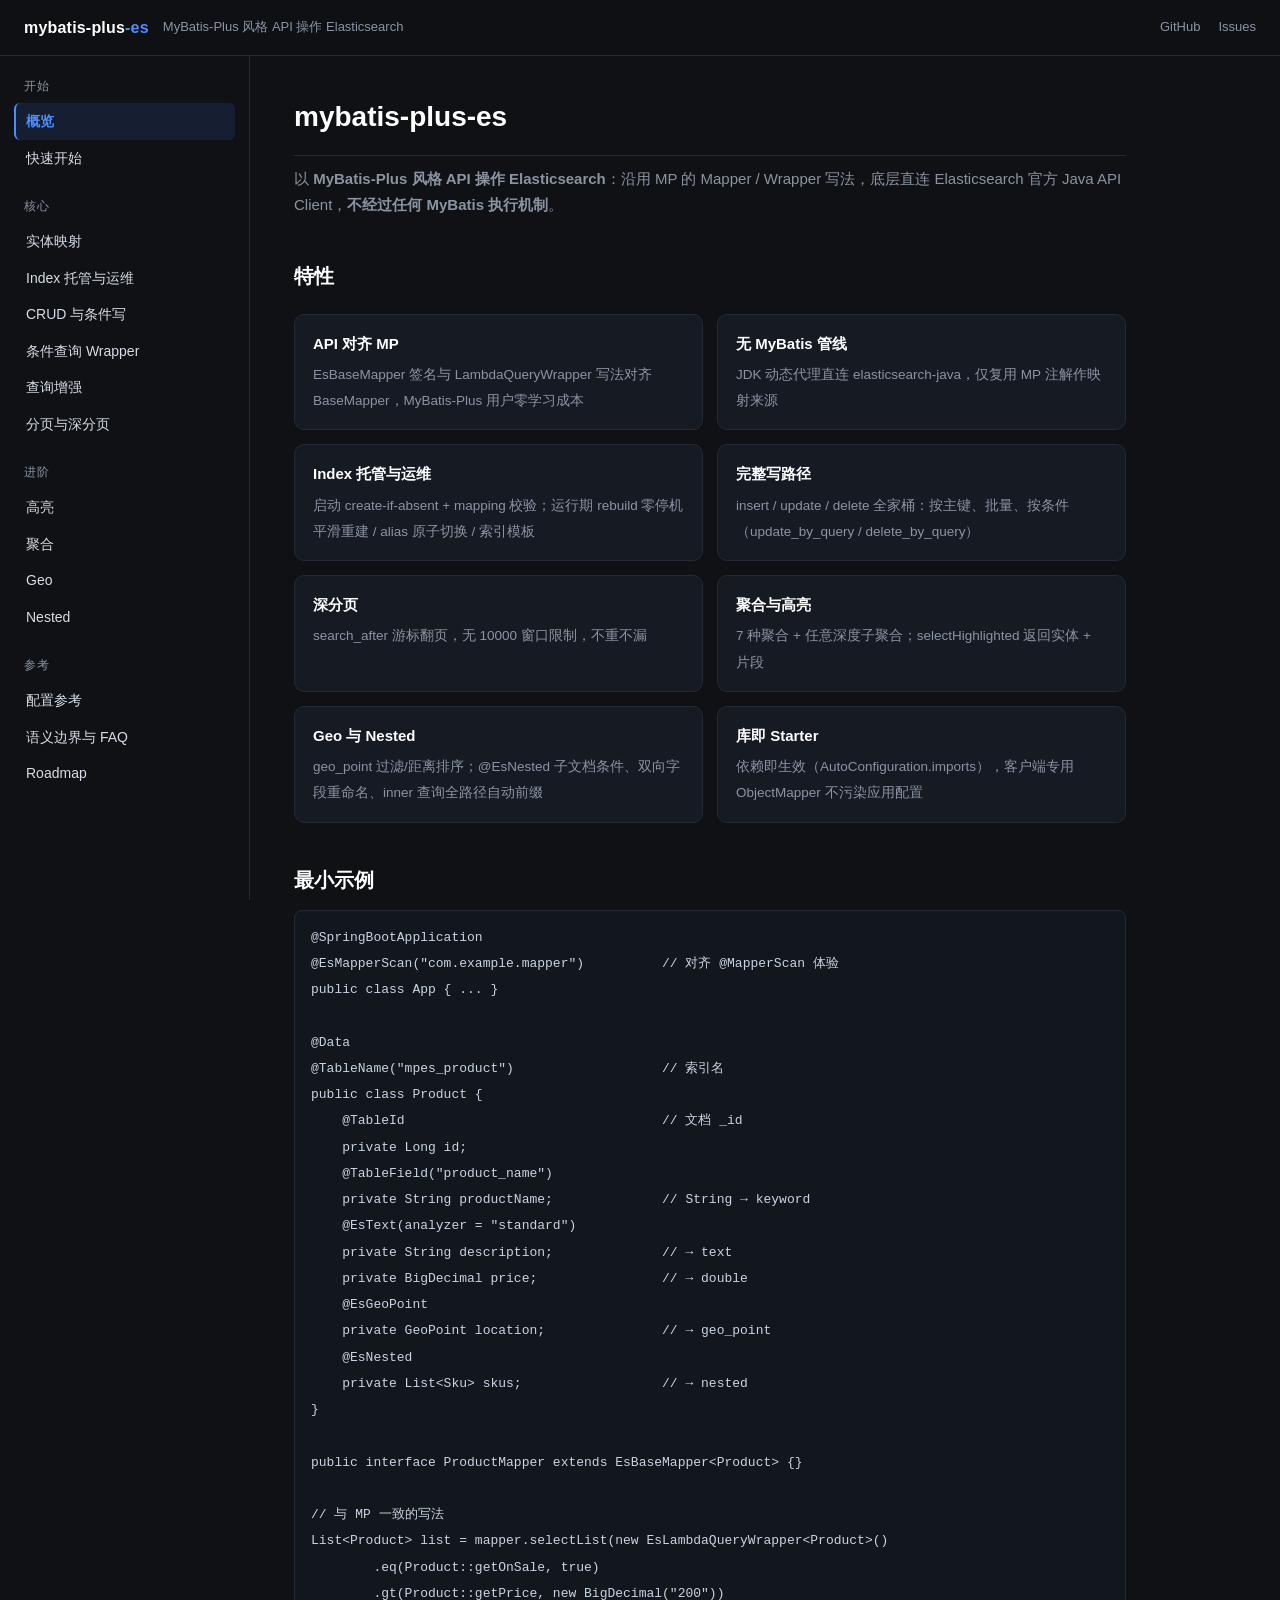
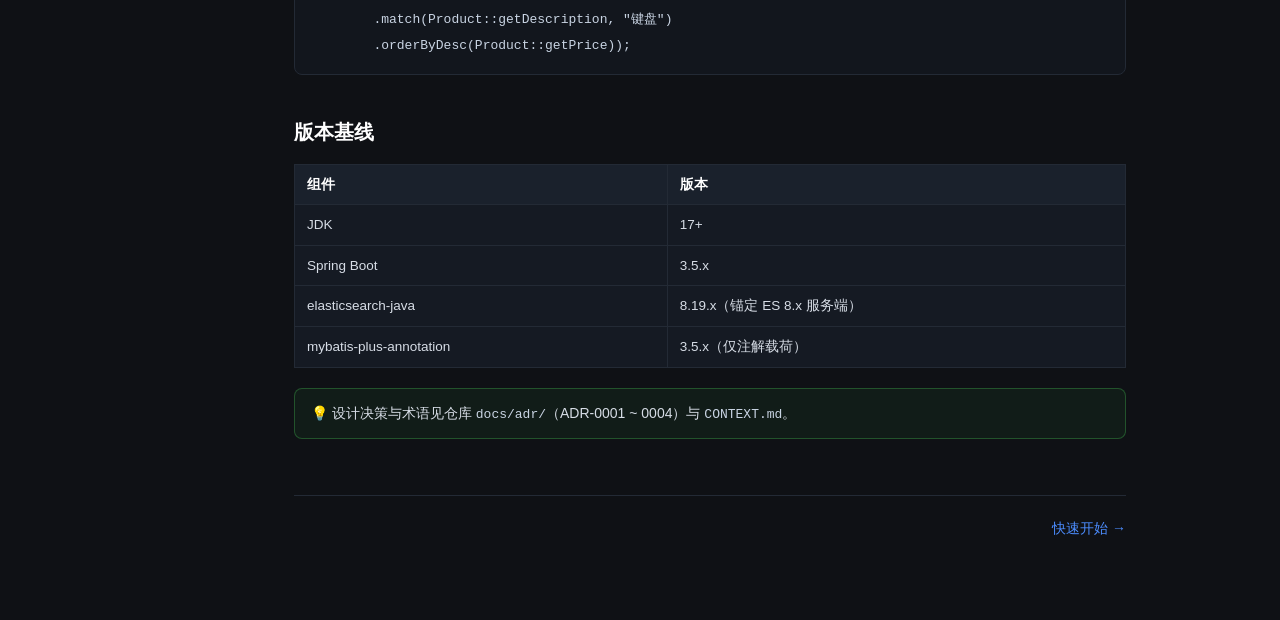
<file: website/index.html>
<!DOCTYPE html>
<html lang="zh-CN">
<head>
<meta charset="UTF-8">
<meta name="viewport" content="width=device-width, initial-scale=1.0">
<title>概览 · mybatis-plus-es 文档</title>
<link rel="stylesheet" href="assets/guide.css">
</head>
<body>
<header class="topbar">
  <a class="brand" href="index.html">mybatis-plus<span class="es">-es</span></a>
  <span class="tagline">MyBatis-Plus 风格 API 操作 Elasticsearch</span>
  <div class="top-links">
    <a href="https://github.com/kennethfan/mybatis-plus-es" target="_blank">GitHub</a>
    <a href="https://github.com/kennethfan/mybatis-plus-es/issues" target="_blank">Issues</a>
  </div>
</header>
<div class="layout">
  <nav class="sidebar"><div class="nav-group">
<div class="nav-label">开始</div>
<a href="index.html" class="active">概览</a>
<a href="quick-start.html">快速开始</a>
</div>
<div class="nav-group">
<div class="nav-label">核心</div>
<a href="entity-mapping.html">实体映射</a>
<a href="index-management.html">Index 托管与运维</a>
<a href="crud.html">CRUD 与条件写</a>
<a href="wrapper.html">条件查询 Wrapper</a>
<a href="search-enhanced.html">查询增强</a>
<a href="pagination.html">分页与深分页</a>
</div>
<div class="nav-group">
<div class="nav-label">进阶</div>
<a href="highlight.html">高亮</a>
<a href="aggregation.html">聚合</a>
<a href="geo.html">Geo</a>
<a href="nested.html">Nested</a>
</div>
<div class="nav-group">
<div class="nav-label">参考</div>
<a href="configuration.html">配置参考</a>
<a href="faq.html">语义边界与 FAQ</a>
<a href="roadmap.html">Roadmap</a>
</div></nav>
  <main class="content">
<h1>mybatis-plus-es</h1>
<p class="lead">以 <b>MyBatis-Plus 风格 API 操作 Elasticsearch</b>：沿用 MP 的 Mapper / Wrapper 写法，底层直连 Elasticsearch 官方 Java API Client，<b>不经过任何 MyBatis 执行机制</b>。</p>

<h2>特性</h2>
<div class="grid">
  <div class="card"><b>API 对齐 MP</b><span>EsBaseMapper 签名与 LambdaQueryWrapper 写法对齐 BaseMapper，MyBatis-Plus 用户零学习成本</span></div>
  <div class="card"><b>无 MyBatis 管线</b><span>JDK 动态代理直连 elasticsearch-java，仅复用 MP 注解作映射来源</span></div>
  <div class="card"><b>Index 托管与运维</b><span>启动 create-if-absent + mapping 校验；运行期 rebuild 零停机平滑重建 / alias 原子切换 / 索引模板</span></div>
  <div class="card"><b>完整写路径</b><span>insert / update / delete 全家桶：按主键、批量、按条件（update_by_query / delete_by_query）</span></div>
  <div class="card"><b>深分页</b><span>search_after 游标翻页，无 10000 窗口限制，不重不漏</span></div>
  <div class="card"><b>聚合与高亮</b><span>7 种聚合 + 任意深度子聚合；selectHighlighted 返回实体 + 片段</span></div>
  <div class="card"><b>Geo 与 Nested</b><span>geo_point 过滤/距离排序；@EsNested 子文档条件、双向字段重命名、inner 查询全路径自动前缀</span></div>
  <div class="card"><b>库即 Starter</b><span>依赖即生效（AutoConfiguration.imports），客户端专用 ObjectMapper 不污染应用配置</span></div>
</div>

<h2>最小示例</h2>
<pre><code>@SpringBootApplication
@EsMapperScan("com.example.mapper")          // 对齐 @MapperScan 体验
public class App { ... }

@Data
@TableName("mpes_product")                   // 索引名
public class Product {
    @TableId                                 // 文档 _id
    private Long id;
    @TableField("product_name")
    private String productName;              // String → keyword
    @EsText(analyzer = "standard")
    private String description;              // → text
    private BigDecimal price;                // → double
    @EsGeoPoint
    private GeoPoint location;               // → geo_point
    @EsNested
    private List&lt;Sku&gt; skus;                  // → nested
}

public interface ProductMapper extends EsBaseMapper&lt;Product&gt; {}

// 与 MP 一致的写法
List&lt;Product&gt; list = mapper.selectList(new EsLambdaQueryWrapper&lt;Product&gt;()
        .eq(Product::getOnSale, true)
        .gt(Product::getPrice, new BigDecimal("200"))
        .match(Product::getDescription, "键盘")
        .orderByDesc(Product::getPrice));</code></pre>

<h2>版本基线</h2>
<table>
  <tr><th>组件</th><th>版本</th></tr>
  <tr><td>JDK</td><td>17+</td></tr>
  <tr><td>Spring Boot</td><td>3.5.x</td></tr>
  <tr><td>elasticsearch-java</td><td>8.19.x（锚定 ES 8.x 服务端）</td></tr>
  <tr><td>mybatis-plus-annotation</td><td>3.5.x（仅注解载荷）</td></tr>
</table>

<div class="tip"><b>💡</b> 设计决策与术语见仓库 <code>docs/adr/</code>（ADR-0001 ~ 0004）与 <code>CONTEXT.md</code>。</div>
<nav class="pager"><span></span>
<a href="quick-start.html">快速开始 →</a></nav></main>
</div>
</body>
</html>
</file>
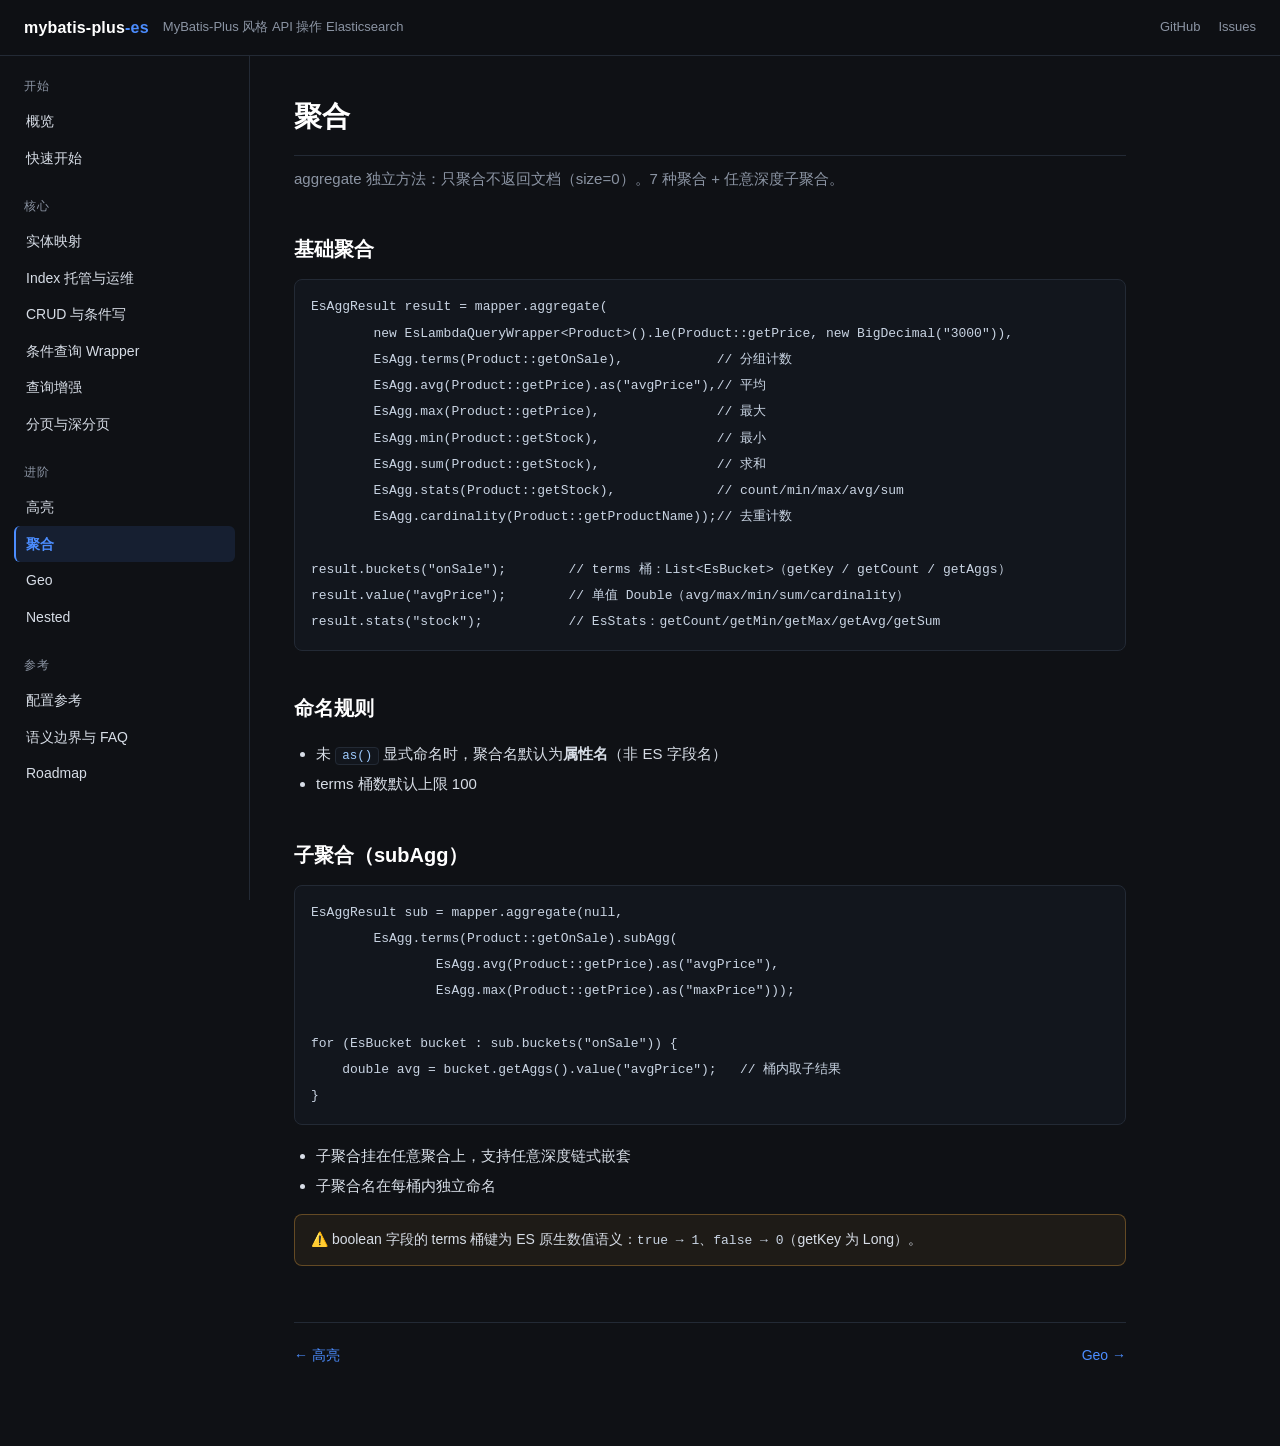
<file: website/aggregation.html>
<!DOCTYPE html>
<html lang="zh-CN">
<head>
<meta charset="UTF-8">
<meta name="viewport" content="width=device-width, initial-scale=1.0">
<title>聚合 · mybatis-plus-es 文档</title>
<link rel="stylesheet" href="assets/guide.css">
</head>
<body>
<header class="topbar">
  <a class="brand" href="index.html">mybatis-plus<span class="es">-es</span></a>
  <span class="tagline">MyBatis-Plus 风格 API 操作 Elasticsearch</span>
  <div class="top-links">
    <a href="https://github.com/kennethfan/mybatis-plus-es" target="_blank">GitHub</a>
    <a href="https://github.com/kennethfan/mybatis-plus-es/issues" target="_blank">Issues</a>
  </div>
</header>
<div class="layout">
  <nav class="sidebar"><div class="nav-group">
<div class="nav-label">开始</div>
<a href="index.html">概览</a>
<a href="quick-start.html">快速开始</a>
</div>
<div class="nav-group">
<div class="nav-label">核心</div>
<a href="entity-mapping.html">实体映射</a>
<a href="index-management.html">Index 托管与运维</a>
<a href="crud.html">CRUD 与条件写</a>
<a href="wrapper.html">条件查询 Wrapper</a>
<a href="search-enhanced.html">查询增强</a>
<a href="pagination.html">分页与深分页</a>
</div>
<div class="nav-group">
<div class="nav-label">进阶</div>
<a href="highlight.html">高亮</a>
<a href="aggregation.html" class="active">聚合</a>
<a href="geo.html">Geo</a>
<a href="nested.html">Nested</a>
</div>
<div class="nav-group">
<div class="nav-label">参考</div>
<a href="configuration.html">配置参考</a>
<a href="faq.html">语义边界与 FAQ</a>
<a href="roadmap.html">Roadmap</a>
</div></nav>
  <main class="content">
<h1>聚合</h1>
<p class="lead">aggregate 独立方法：只聚合不返回文档（size=0）。7 种聚合 + 任意深度子聚合。</p>

<h2>基础聚合</h2>
<pre><code>EsAggResult result = mapper.aggregate(
        new EsLambdaQueryWrapper&lt;Product&gt;().le(Product::getPrice, new BigDecimal("3000")),
        EsAgg.terms(Product::getOnSale),            // 分组计数
        EsAgg.avg(Product::getPrice).as("avgPrice"),// 平均
        EsAgg.max(Product::getPrice),               // 最大
        EsAgg.min(Product::getStock),               // 最小
        EsAgg.sum(Product::getStock),               // 求和
        EsAgg.stats(Product::getStock),             // count/min/max/avg/sum
        EsAgg.cardinality(Product::getProductName));// 去重计数

result.buckets("onSale");        // terms 桶：List&lt;EsBucket&gt;（getKey / getCount / getAggs）
result.value("avgPrice");        // 单值 Double（avg/max/min/sum/cardinality）
result.stats("stock");           // EsStats：getCount/getMin/getMax/getAvg/getSum</code></pre>
<h2>命名规则</h2>
<ul>
  <li>未 <code>as()</code> 显式命名时，聚合名默认为<b>属性名</b>（非 ES 字段名）</li>
  <li>terms 桶数默认上限 100</li>
</ul>

<h2>子聚合（subAgg）</h2>
<pre><code>EsAggResult sub = mapper.aggregate(null,
        EsAgg.terms(Product::getOnSale).subAgg(
                EsAgg.avg(Product::getPrice).as("avgPrice"),
                EsAgg.max(Product::getPrice).as("maxPrice")));

for (EsBucket bucket : sub.buckets("onSale")) {
    double avg = bucket.getAggs().value("avgPrice");   // 桶内取子结果
}</code></pre>
<ul>
  <li>子聚合挂在任意聚合上，支持任意深度链式嵌套</li>
  <li>子聚合名在每桶内独立命名</li>
</ul>

<div class="warn"><b>⚠️</b> boolean 字段的 terms 桶键为 ES 原生数值语义：<code>true → 1</code>、<code>false → 0</code>（getKey 为 Long）。</div>
<nav class="pager"><a href="highlight.html">← 高亮</a>
<a href="geo.html">Geo →</a></nav></main>
</div>
</body>
</html>
</file>
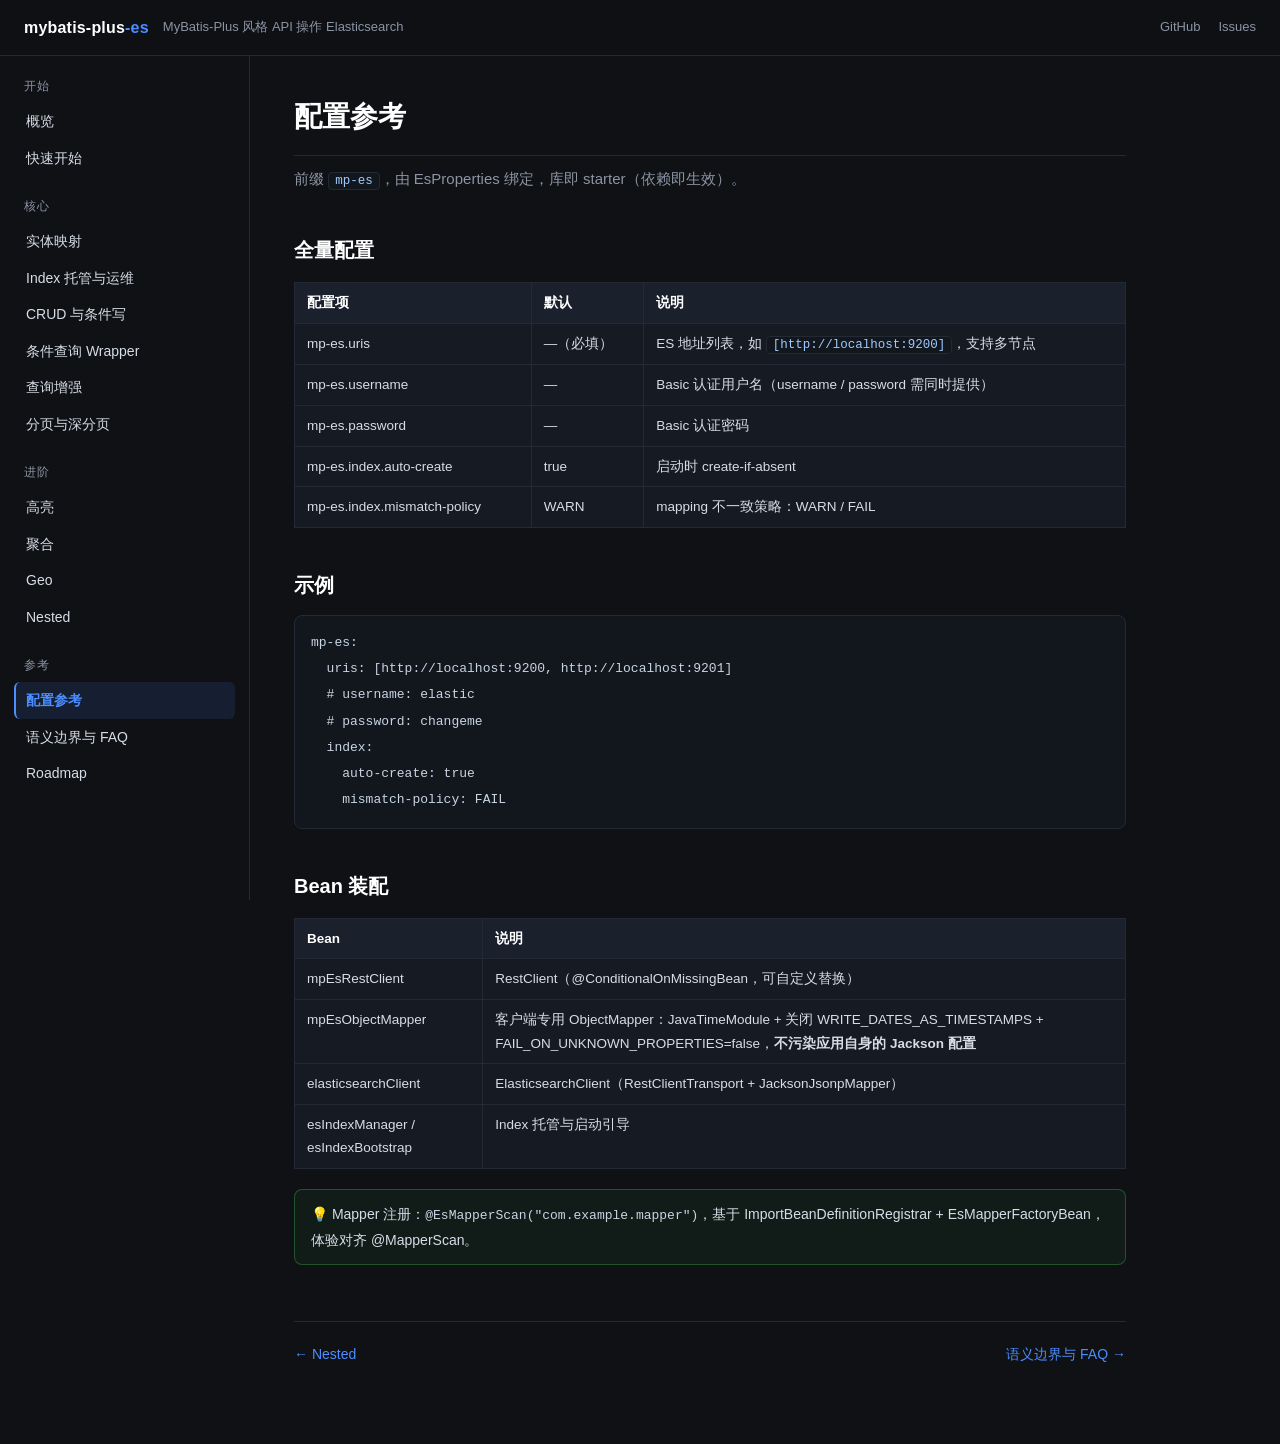
<file: website/configuration.html>
<!DOCTYPE html>
<html lang="zh-CN">
<head>
<meta charset="UTF-8">
<meta name="viewport" content="width=device-width, initial-scale=1.0">
<title>配置参考 · mybatis-plus-es 文档</title>
<link rel="stylesheet" href="assets/guide.css">
</head>
<body>
<header class="topbar">
  <a class="brand" href="index.html">mybatis-plus<span class="es">-es</span></a>
  <span class="tagline">MyBatis-Plus 风格 API 操作 Elasticsearch</span>
  <div class="top-links">
    <a href="https://github.com/kennethfan/mybatis-plus-es" target="_blank">GitHub</a>
    <a href="https://github.com/kennethfan/mybatis-plus-es/issues" target="_blank">Issues</a>
  </div>
</header>
<div class="layout">
  <nav class="sidebar"><div class="nav-group">
<div class="nav-label">开始</div>
<a href="index.html">概览</a>
<a href="quick-start.html">快速开始</a>
</div>
<div class="nav-group">
<div class="nav-label">核心</div>
<a href="entity-mapping.html">实体映射</a>
<a href="index-management.html">Index 托管与运维</a>
<a href="crud.html">CRUD 与条件写</a>
<a href="wrapper.html">条件查询 Wrapper</a>
<a href="search-enhanced.html">查询增强</a>
<a href="pagination.html">分页与深分页</a>
</div>
<div class="nav-group">
<div class="nav-label">进阶</div>
<a href="highlight.html">高亮</a>
<a href="aggregation.html">聚合</a>
<a href="geo.html">Geo</a>
<a href="nested.html">Nested</a>
</div>
<div class="nav-group">
<div class="nav-label">参考</div>
<a href="configuration.html" class="active">配置参考</a>
<a href="faq.html">语义边界与 FAQ</a>
<a href="roadmap.html">Roadmap</a>
</div></nav>
  <main class="content">
<h1>配置参考</h1>
<p class="lead">前缀 <code>mp-es</code>，由 EsProperties 绑定，库即 starter（依赖即生效）。</p>

<h2>全量配置</h2>
<table>
  <tr><th>配置项</th><th>默认</th><th>说明</th></tr>
  <tr><td>mp-es.uris</td><td>—（必填）</td><td>ES 地址列表，如 <code>[http://localhost:9200]</code>，支持多节点</td></tr>
  <tr><td>mp-es.username</td><td>—</td><td>Basic 认证用户名（username / password 需同时提供）</td></tr>
  <tr><td>mp-es.password</td><td>—</td><td>Basic 认证密码</td></tr>
  <tr><td>mp-es.index.auto-create</td><td>true</td><td>启动时 create-if-absent</td></tr>
  <tr><td>mp-es.index.mismatch-policy</td><td>WARN</td><td>mapping 不一致策略：WARN / FAIL</td></tr>
</table>

<h2>示例</h2>
<pre><code>mp-es:
  uris: [http://localhost:9200, http://localhost:9201]
  # username: elastic
  # password: changeme
  index:
    auto-create: true
    mismatch-policy: FAIL</code></pre>
<h2>Bean 装配</h2>
<table>
  <tr><th>Bean</th><th>说明</th></tr>
  <tr><td>mpEsRestClient</td><td>RestClient（@ConditionalOnMissingBean，可自定义替换）</td></tr>
  <tr><td>mpEsObjectMapper</td><td>客户端专用 ObjectMapper：JavaTimeModule + 关闭 WRITE_DATES_AS_TIMESTAMPS + FAIL_ON_UNKNOWN_PROPERTIES=false，<b>不污染应用自身的 Jackson 配置</b></td></tr>
  <tr><td>elasticsearchClient</td><td>ElasticsearchClient（RestClientTransport + JacksonJsonpMapper）</td></tr>
  <tr><td>esIndexManager / esIndexBootstrap</td><td>Index 托管与启动引导</td></tr>
</table>

<div class="tip"><b>💡</b> Mapper 注册：<code>@EsMapperScan("com.example.mapper")</code>，基于 ImportBeanDefinitionRegistrar + EsMapperFactoryBean，体验对齐 @MapperScan。</div>
<nav class="pager"><a href="nested.html">← Nested</a>
<a href="faq.html">语义边界与 FAQ →</a></nav></main>
</div>
</body>
</html>
</file>
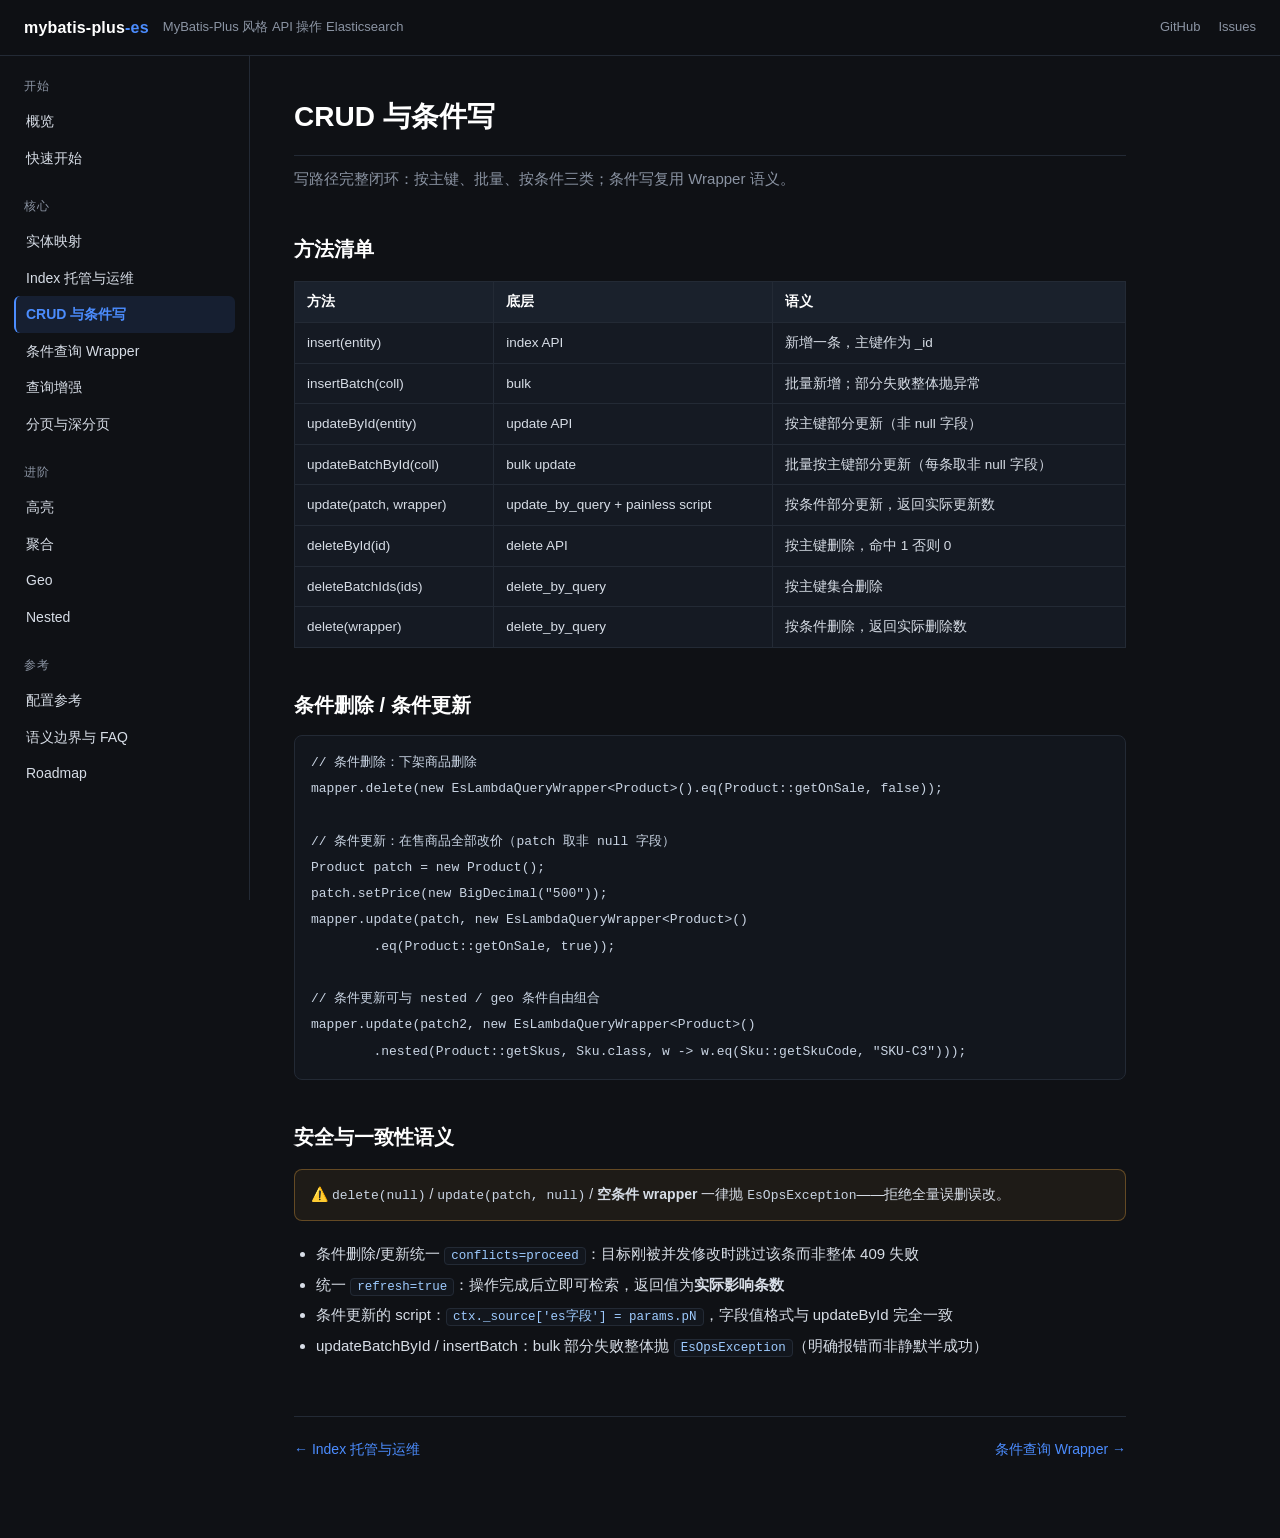
<file: website/crud.html>
<!DOCTYPE html>
<html lang="zh-CN">
<head>
<meta charset="UTF-8">
<meta name="viewport" content="width=device-width, initial-scale=1.0">
<title>CRUD 与条件写 · mybatis-plus-es 文档</title>
<link rel="stylesheet" href="assets/guide.css">
</head>
<body>
<header class="topbar">
  <a class="brand" href="index.html">mybatis-plus<span class="es">-es</span></a>
  <span class="tagline">MyBatis-Plus 风格 API 操作 Elasticsearch</span>
  <div class="top-links">
    <a href="https://github.com/kennethfan/mybatis-plus-es" target="_blank">GitHub</a>
    <a href="https://github.com/kennethfan/mybatis-plus-es/issues" target="_blank">Issues</a>
  </div>
</header>
<div class="layout">
  <nav class="sidebar"><div class="nav-group">
<div class="nav-label">开始</div>
<a href="index.html">概览</a>
<a href="quick-start.html">快速开始</a>
</div>
<div class="nav-group">
<div class="nav-label">核心</div>
<a href="entity-mapping.html">实体映射</a>
<a href="index-management.html">Index 托管与运维</a>
<a href="crud.html" class="active">CRUD 与条件写</a>
<a href="wrapper.html">条件查询 Wrapper</a>
<a href="search-enhanced.html">查询增强</a>
<a href="pagination.html">分页与深分页</a>
</div>
<div class="nav-group">
<div class="nav-label">进阶</div>
<a href="highlight.html">高亮</a>
<a href="aggregation.html">聚合</a>
<a href="geo.html">Geo</a>
<a href="nested.html">Nested</a>
</div>
<div class="nav-group">
<div class="nav-label">参考</div>
<a href="configuration.html">配置参考</a>
<a href="faq.html">语义边界与 FAQ</a>
<a href="roadmap.html">Roadmap</a>
</div></nav>
  <main class="content">
<h1>CRUD 与条件写</h1>
<p class="lead">写路径完整闭环：按主键、批量、按条件三类；条件写复用 Wrapper 语义。</p>

<h2>方法清单</h2>
<table>
  <tr><th>方法</th><th>底层</th><th>语义</th></tr>
  <tr><td>insert(entity)</td><td>index API</td><td>新增一条，主键作为 _id</td></tr>
  <tr><td>insertBatch(coll)</td><td>bulk</td><td>批量新增；部分失败整体抛异常</td></tr>
  <tr><td>updateById(entity)</td><td>update API</td><td>按主键部分更新（非 null 字段）</td></tr>
  <tr><td>updateBatchById(coll)</td><td>bulk update</td><td>批量按主键部分更新（每条取非 null 字段）</td></tr>
  <tr><td>update(patch, wrapper)</td><td>update_by_query + painless script</td><td>按条件部分更新，返回实际更新数</td></tr>
  <tr><td>deleteById(id)</td><td>delete API</td><td>按主键删除，命中 1 否则 0</td></tr>
  <tr><td>deleteBatchIds(ids)</td><td>delete_by_query</td><td>按主键集合删除</td></tr>
  <tr><td>delete(wrapper)</td><td>delete_by_query</td><td>按条件删除，返回实际删除数</td></tr>
</table>

<h2>条件删除 / 条件更新</h2>
<pre><code>// 条件删除：下架商品删除
mapper.delete(new EsLambdaQueryWrapper&lt;Product&gt;().eq(Product::getOnSale, false));

// 条件更新：在售商品全部改价（patch 取非 null 字段）
Product patch = new Product();
patch.setPrice(new BigDecimal("500"));
mapper.update(patch, new EsLambdaQueryWrapper&lt;Product&gt;()
        .eq(Product::getOnSale, true));

// 条件更新可与 nested / geo 条件自由组合
mapper.update(patch2, new EsLambdaQueryWrapper&lt;Product&gt;()
        .nested(Product::getSkus, Sku.class, w -&gt; w.eq(Sku::getSkuCode, "SKU-C3")));</code></pre>

<h2>安全与一致性语义</h2>
<div class="warn"><b>⚠️</b> <code>delete(null)</code> / <code>update(patch, null)</code> / <b>空条件 wrapper</b> 一律抛
<code>EsOpsException</code>——拒绝全量误删误改。</div>
<ul>
  <li>条件删除/更新统一 <code>conflicts=proceed</code>：目标刚被并发修改时跳过该条而非整体 409 失败</li>
  <li>统一 <code>refresh=true</code>：操作完成后立即可检索，返回值为<b>实际影响条数</b></li>
  <li>条件更新的 script：<code>ctx._source['es字段'] = params.pN</code>，字段值格式与 updateById 完全一致</li>
  <li>updateBatchById / insertBatch：bulk 部分失败整体抛 <code>EsOpsException</code>（明确报错而非静默半成功）</li>
</ul>
<nav class="pager"><a href="index-management.html">← Index 托管与运维</a>
<a href="wrapper.html">条件查询 Wrapper →</a></nav></main>
</div>
</body>
</html>
</file>
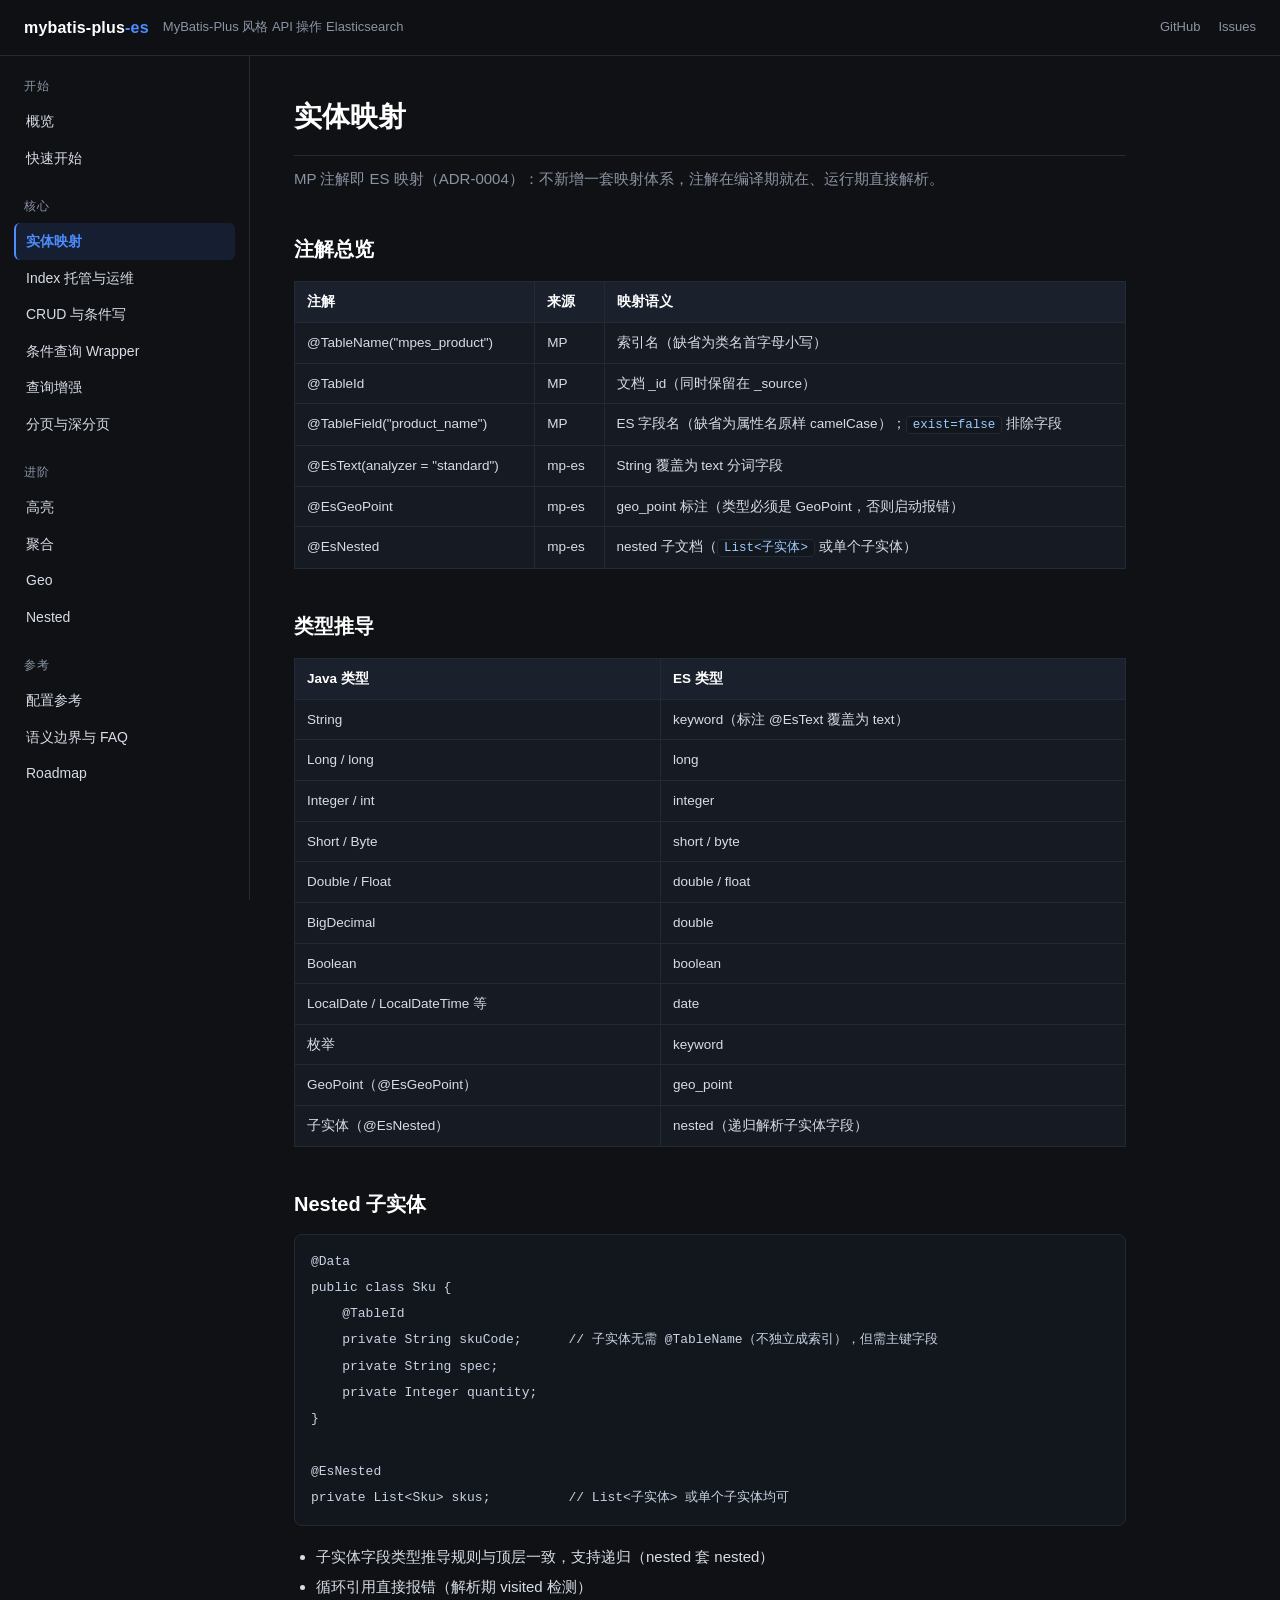
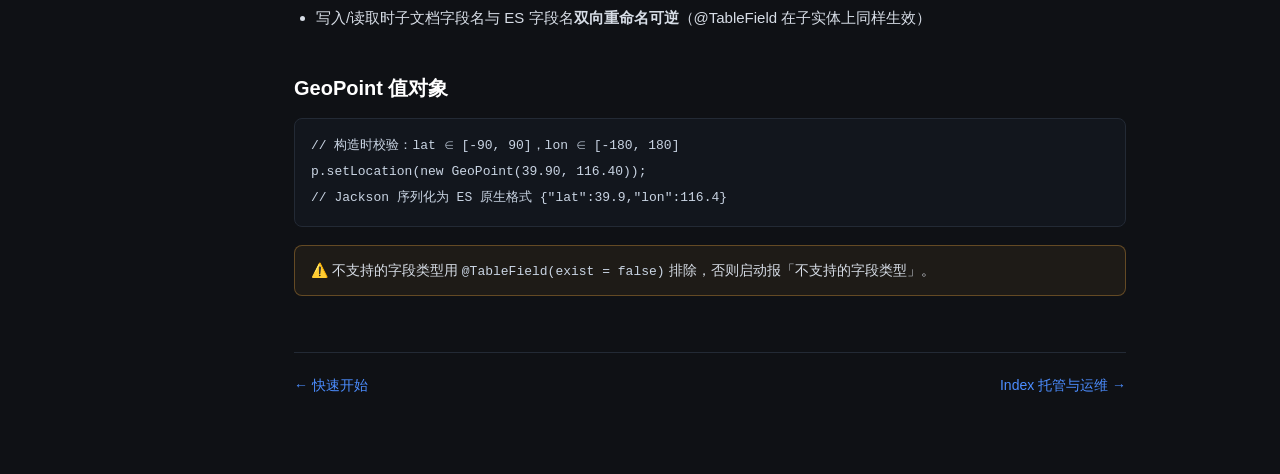
<file: website/entity-mapping.html>
<!DOCTYPE html>
<html lang="zh-CN">
<head>
<meta charset="UTF-8">
<meta name="viewport" content="width=device-width, initial-scale=1.0">
<title>实体映射 · mybatis-plus-es 文档</title>
<link rel="stylesheet" href="assets/guide.css">
</head>
<body>
<header class="topbar">
  <a class="brand" href="index.html">mybatis-plus<span class="es">-es</span></a>
  <span class="tagline">MyBatis-Plus 风格 API 操作 Elasticsearch</span>
  <div class="top-links">
    <a href="https://github.com/kennethfan/mybatis-plus-es" target="_blank">GitHub</a>
    <a href="https://github.com/kennethfan/mybatis-plus-es/issues" target="_blank">Issues</a>
  </div>
</header>
<div class="layout">
  <nav class="sidebar"><div class="nav-group">
<div class="nav-label">开始</div>
<a href="index.html">概览</a>
<a href="quick-start.html">快速开始</a>
</div>
<div class="nav-group">
<div class="nav-label">核心</div>
<a href="entity-mapping.html" class="active">实体映射</a>
<a href="index-management.html">Index 托管与运维</a>
<a href="crud.html">CRUD 与条件写</a>
<a href="wrapper.html">条件查询 Wrapper</a>
<a href="search-enhanced.html">查询增强</a>
<a href="pagination.html">分页与深分页</a>
</div>
<div class="nav-group">
<div class="nav-label">进阶</div>
<a href="highlight.html">高亮</a>
<a href="aggregation.html">聚合</a>
<a href="geo.html">Geo</a>
<a href="nested.html">Nested</a>
</div>
<div class="nav-group">
<div class="nav-label">参考</div>
<a href="configuration.html">配置参考</a>
<a href="faq.html">语义边界与 FAQ</a>
<a href="roadmap.html">Roadmap</a>
</div></nav>
  <main class="content">
<h1>实体映射</h1>
<p class="lead">MP 注解即 ES 映射（ADR-0004）：不新增一套映射体系，注解在编译期就在、运行期直接解析。</p>

<h2>注解总览</h2>
<table>
  <tr><th>注解</th><th>来源</th><th>映射语义</th></tr>
  <tr><td>@TableName("mpes_product")</td><td>MP</td><td>索引名（缺省为类名首字母小写）</td></tr>
  <tr><td>@TableId</td><td>MP</td><td>文档 _id（同时保留在 _source）</td></tr>
  <tr><td>@TableField("product_name")</td><td>MP</td><td>ES 字段名（缺省为属性名原样 camelCase）；<code>exist=false</code> 排除字段</td></tr>
  <tr><td>@EsText(analyzer = "standard")</td><td>mp-es</td><td>String 覆盖为 text 分词字段</td></tr>
  <tr><td>@EsGeoPoint</td><td>mp-es</td><td>geo_point 标注（类型必须是 GeoPoint，否则启动报错）</td></tr>
  <tr><td>@EsNested</td><td>mp-es</td><td>nested 子文档（<code>List&lt;子实体&gt;</code> 或单个子实体）</td></tr>
</table>

<h2>类型推导</h2>
<table>
  <tr><th>Java 类型</th><th>ES 类型</th></tr>
  <tr><td>String</td><td>keyword（标注 @EsText 覆盖为 text）</td></tr>
  <tr><td>Long / long</td><td>long</td></tr>
  <tr><td>Integer / int</td><td>integer</td></tr>
  <tr><td>Short / Byte</td><td>short / byte</td></tr>
  <tr><td>Double / Float</td><td>double / float</td></tr>
  <tr><td>BigDecimal</td><td>double</td></tr>
  <tr><td>Boolean</td><td>boolean</td></tr>
  <tr><td>LocalDate / LocalDateTime 等</td><td>date</td></tr>
  <tr><td>枚举</td><td>keyword</td></tr>
  <tr><td>GeoPoint（@EsGeoPoint）</td><td>geo_point</td></tr>
  <tr><td>子实体（@EsNested）</td><td>nested（递归解析子实体字段）</td></tr>
</table>

<h2>Nested 子实体</h2>
<pre><code>@Data
public class Sku {
    @TableId
    private String skuCode;      // 子实体无需 @TableName（不独立成索引），但需主键字段
    private String spec;
    private Integer quantity;
}

@EsNested
private List&lt;Sku&gt; skus;          // List&lt;子实体&gt; 或单个子实体均可</code></pre>
<ul>
  <li>子实体字段类型推导规则与顶层一致，支持递归（nested 套 nested）</li>
  <li>循环引用直接报错（解析期 visited 检测）</li>
  <li>写入/读取时子文档字段名与 ES 字段名<b>双向重命名可逆</b>（@TableField 在子实体上同样生效）</li>
</ul>

<h2>GeoPoint 值对象</h2>
<pre><code>// 构造时校验：lat ∈ [-90, 90]，lon ∈ [-180, 180]
p.setLocation(new GeoPoint(39.90, 116.40));
// Jackson 序列化为 ES 原生格式 {"lat":39.9,"lon":116.4}</code></pre>

<div class="warn"><b>⚠️</b> 不支持的字段类型用 <code>@TableField(exist = false)</code> 排除，否则启动报「不支持的字段类型」。</div>
<nav class="pager"><a href="quick-start.html">← 快速开始</a>
<a href="index-management.html">Index 托管与运维 →</a></nav></main>
</div>
</body>
</html>
</file>
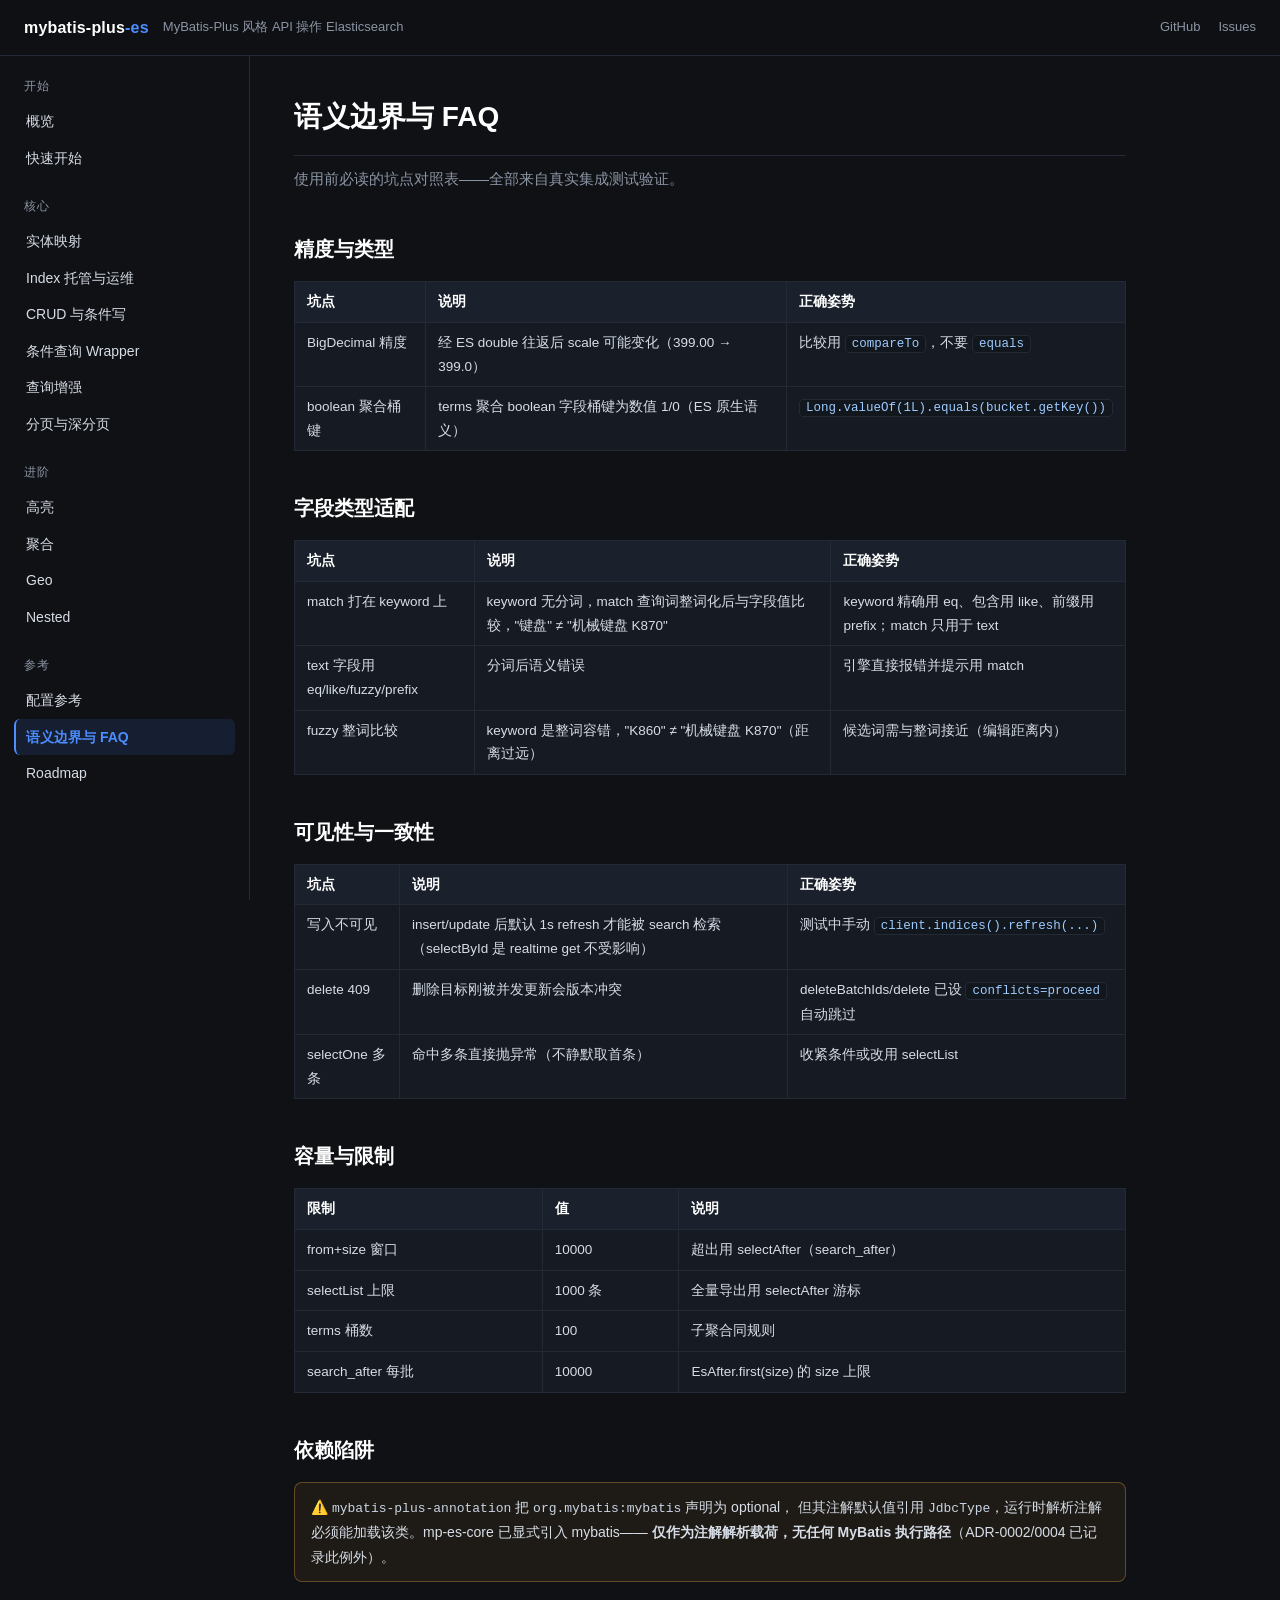
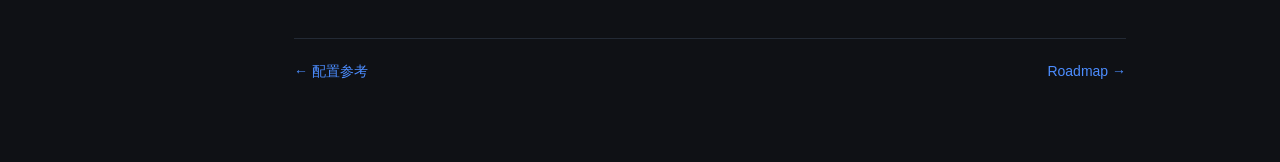
<file: website/faq.html>
<!DOCTYPE html>
<html lang="zh-CN">
<head>
<meta charset="UTF-8">
<meta name="viewport" content="width=device-width, initial-scale=1.0">
<title>语义边界与 FAQ · mybatis-plus-es 文档</title>
<link rel="stylesheet" href="assets/guide.css">
</head>
<body>
<header class="topbar">
  <a class="brand" href="index.html">mybatis-plus<span class="es">-es</span></a>
  <span class="tagline">MyBatis-Plus 风格 API 操作 Elasticsearch</span>
  <div class="top-links">
    <a href="https://github.com/kennethfan/mybatis-plus-es" target="_blank">GitHub</a>
    <a href="https://github.com/kennethfan/mybatis-plus-es/issues" target="_blank">Issues</a>
  </div>
</header>
<div class="layout">
  <nav class="sidebar"><div class="nav-group">
<div class="nav-label">开始</div>
<a href="index.html">概览</a>
<a href="quick-start.html">快速开始</a>
</div>
<div class="nav-group">
<div class="nav-label">核心</div>
<a href="entity-mapping.html">实体映射</a>
<a href="index-management.html">Index 托管与运维</a>
<a href="crud.html">CRUD 与条件写</a>
<a href="wrapper.html">条件查询 Wrapper</a>
<a href="search-enhanced.html">查询增强</a>
<a href="pagination.html">分页与深分页</a>
</div>
<div class="nav-group">
<div class="nav-label">进阶</div>
<a href="highlight.html">高亮</a>
<a href="aggregation.html">聚合</a>
<a href="geo.html">Geo</a>
<a href="nested.html">Nested</a>
</div>
<div class="nav-group">
<div class="nav-label">参考</div>
<a href="configuration.html">配置参考</a>
<a href="faq.html" class="active">语义边界与 FAQ</a>
<a href="roadmap.html">Roadmap</a>
</div></nav>
  <main class="content">
<h1>语义边界与 FAQ</h1>
<p class="lead">使用前必读的坑点对照表——全部来自真实集成测试验证。</p>

<h2>精度与类型</h2>
<table>
  <tr><th>坑点</th><th>说明</th><th>正确姿势</th></tr>
  <tr><td>BigDecimal 精度</td><td>经 ES double 往返后 scale 可能变化（399.00 → 399.0）</td><td>比较用 <code>compareTo</code>，不要 <code>equals</code></td></tr>
  <tr><td>boolean 聚合桶键</td><td>terms 聚合 boolean 字段桶键为数值 1/0（ES 原生语义）</td><td><code>Long.valueOf(1L).equals(bucket.getKey())</code></td></tr>
</table>

<h2>字段类型适配</h2>
<table>
  <tr><th>坑点</th><th>说明</th><th>正确姿势</th></tr>
  <tr><td>match 打在 keyword 上</td><td>keyword 无分词，match 查询词整词化后与字段值比较，"键盘" ≠ "机械键盘 K870"</td><td>keyword 精确用 eq、包含用 like、前缀用 prefix；match 只用于 text</td></tr>
  <tr><td>text 字段用 eq/like/fuzzy/prefix</td><td>分词后语义错误</td><td>引擎直接报错并提示用 match</td></tr>
  <tr><td>fuzzy 整词比较</td><td>keyword 是整词容错，"K860" ≠ "机械键盘 K870"（距离过远）</td><td>候选词需与整词接近（编辑距离内）</td></tr>
</table>

<h2>可见性与一致性</h2>
<table>
  <tr><th>坑点</th><th>说明</th><th>正确姿势</th></tr>
  <tr><td>写入不可见</td><td>insert/update 后默认 1s refresh 才能被 search 检索（selectById 是 realtime get 不受影响）</td><td>测试中手动 <code>client.indices().refresh(...)</code></td></tr>
  <tr><td>delete 409</td><td>删除目标刚被并发更新会版本冲突</td><td>deleteBatchIds/delete 已设 <code>conflicts=proceed</code> 自动跳过</td></tr>
  <tr><td>selectOne 多条</td><td>命中多条直接抛异常（不静默取首条）</td><td>收紧条件或改用 selectList</td></tr>
</table>

<h2>容量与限制</h2>
<table>
  <tr><th>限制</th><th>值</th><th>说明</th></tr>
  <tr><td>from+size 窗口</td><td>10000</td><td>超出用 selectAfter（search_after）</td></tr>
  <tr><td>selectList 上限</td><td>1000 条</td><td>全量导出用 selectAfter 游标</td></tr>
  <tr><td>terms 桶数</td><td>100</td><td>子聚合同规则</td></tr>
  <tr><td>search_after 每批</td><td>10000</td><td>EsAfter.first(size) 的 size 上限</td></tr>
</table>

<h2>依赖陷阱</h2>
<div class="warn"><b>⚠️</b> <code>mybatis-plus-annotation</code> 把 <code>org.mybatis:mybatis</code> 声明为 optional，
但其注解默认值引用 <code>JdbcType</code>，运行时解析注解必须能加载该类。mp-es-core 已显式引入 mybatis——
<b>仅作为注解解析载荷，无任何 MyBatis 执行路径</b>（ADR-0002/0004 已记录此例外）。</div>
<nav class="pager"><a href="configuration.html">← 配置参考</a>
<a href="roadmap.html">Roadmap →</a></nav></main>
</div>
</body>
</html>
</file>
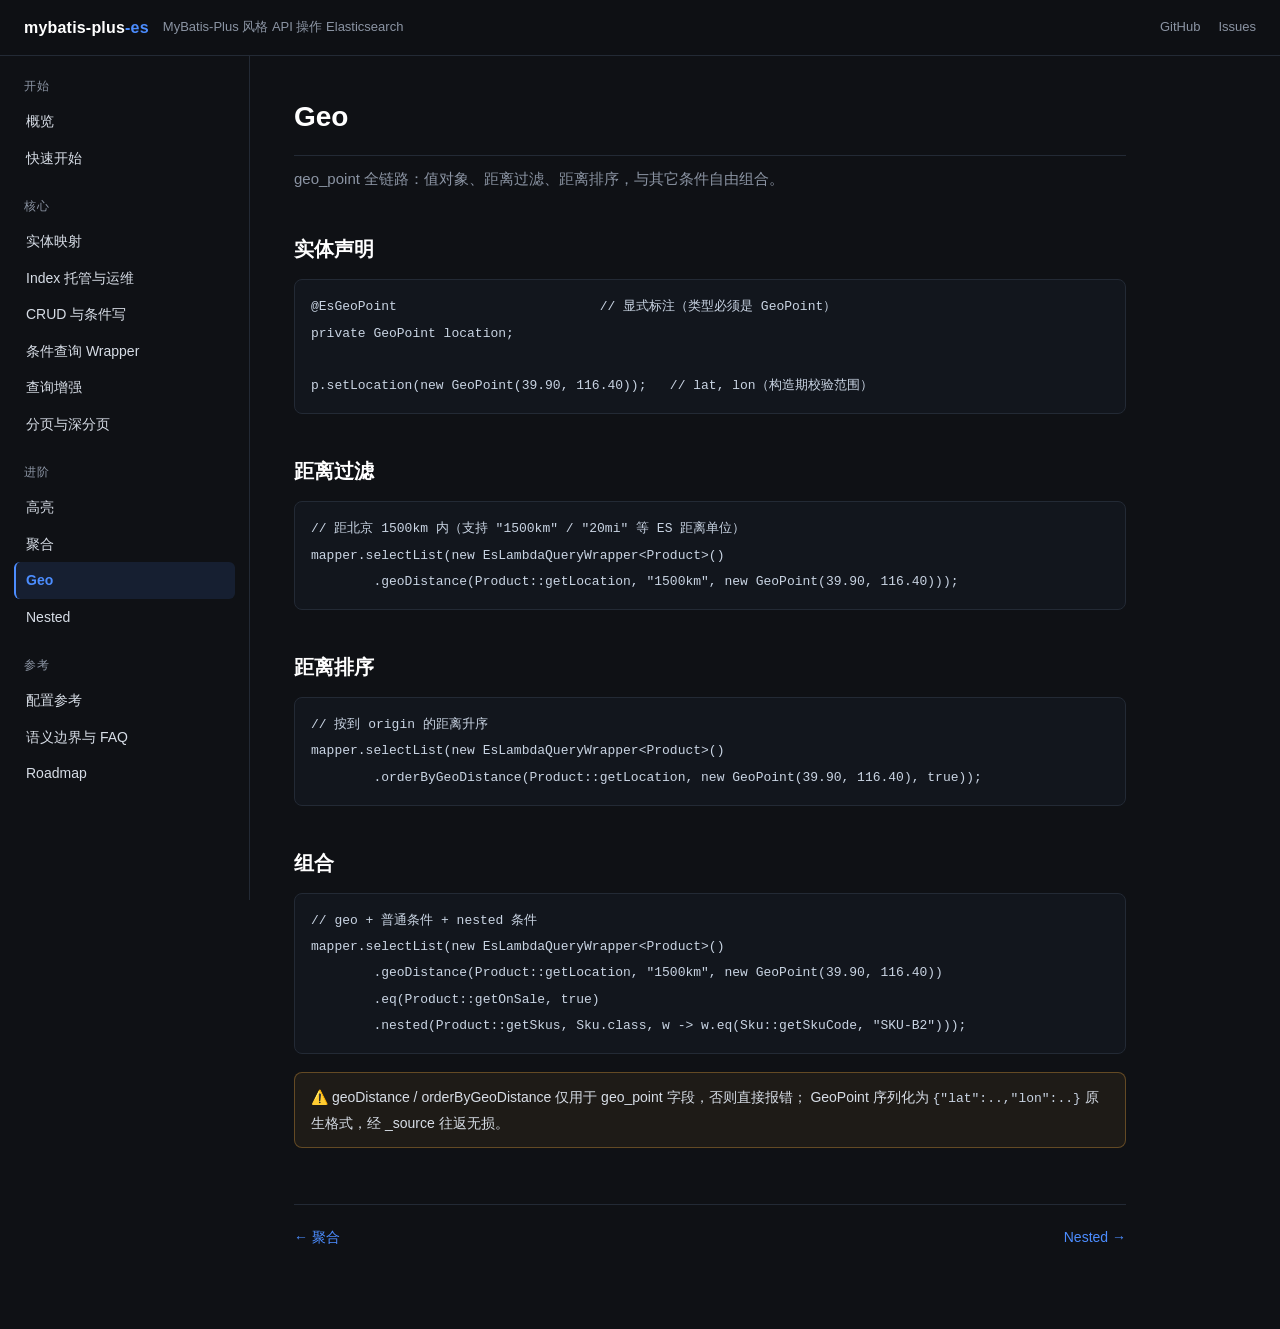
<file: website/geo.html>
<!DOCTYPE html>
<html lang="zh-CN">
<head>
<meta charset="UTF-8">
<meta name="viewport" content="width=device-width, initial-scale=1.0">
<title>Geo · mybatis-plus-es 文档</title>
<link rel="stylesheet" href="assets/guide.css">
</head>
<body>
<header class="topbar">
  <a class="brand" href="index.html">mybatis-plus<span class="es">-es</span></a>
  <span class="tagline">MyBatis-Plus 风格 API 操作 Elasticsearch</span>
  <div class="top-links">
    <a href="https://github.com/kennethfan/mybatis-plus-es" target="_blank">GitHub</a>
    <a href="https://github.com/kennethfan/mybatis-plus-es/issues" target="_blank">Issues</a>
  </div>
</header>
<div class="layout">
  <nav class="sidebar"><div class="nav-group">
<div class="nav-label">开始</div>
<a href="index.html">概览</a>
<a href="quick-start.html">快速开始</a>
</div>
<div class="nav-group">
<div class="nav-label">核心</div>
<a href="entity-mapping.html">实体映射</a>
<a href="index-management.html">Index 托管与运维</a>
<a href="crud.html">CRUD 与条件写</a>
<a href="wrapper.html">条件查询 Wrapper</a>
<a href="search-enhanced.html">查询增强</a>
<a href="pagination.html">分页与深分页</a>
</div>
<div class="nav-group">
<div class="nav-label">进阶</div>
<a href="highlight.html">高亮</a>
<a href="aggregation.html">聚合</a>
<a href="geo.html" class="active">Geo</a>
<a href="nested.html">Nested</a>
</div>
<div class="nav-group">
<div class="nav-label">参考</div>
<a href="configuration.html">配置参考</a>
<a href="faq.html">语义边界与 FAQ</a>
<a href="roadmap.html">Roadmap</a>
</div></nav>
  <main class="content">
<h1>Geo</h1>
<p class="lead">geo_point 全链路：值对象、距离过滤、距离排序，与其它条件自由组合。</p>

<h2>实体声明</h2>
<pre><code>@EsGeoPoint                          // 显式标注（类型必须是 GeoPoint）
private GeoPoint location;

p.setLocation(new GeoPoint(39.90, 116.40));   // lat, lon（构造期校验范围）</code></pre>
<h2>距离过滤</h2>
<pre><code>// 距北京 1500km 内（支持 "1500km" / "20mi" 等 ES 距离单位）
mapper.selectList(new EsLambdaQueryWrapper&lt;Product&gt;()
        .geoDistance(Product::getLocation, "1500km", new GeoPoint(39.90, 116.40)));</code></pre>
<h2>距离排序</h2>
<pre><code>// 按到 origin 的距离升序
mapper.selectList(new EsLambdaQueryWrapper&lt;Product&gt;()
        .orderByGeoDistance(Product::getLocation, new GeoPoint(39.90, 116.40), true));</code></pre>
<h2>组合</h2>
<pre><code>// geo + 普通条件 + nested 条件
mapper.selectList(new EsLambdaQueryWrapper&lt;Product&gt;()
        .geoDistance(Product::getLocation, "1500km", new GeoPoint(39.90, 116.40))
        .eq(Product::getOnSale, true)
        .nested(Product::getSkus, Sku.class, w -&gt; w.eq(Sku::getSkuCode, "SKU-B2")));</code></pre>
<div class="warn"><b>⚠️</b> geoDistance / orderByGeoDistance 仅用于 geo_point 字段，否则直接报错；
GeoPoint 序列化为 <code>{"lat":..,"lon":..}</code> 原生格式，经 _source 往返无损。</div>
<nav class="pager"><a href="aggregation.html">← 聚合</a>
<a href="nested.html">Nested →</a></nav></main>
</div>
</body>
</html>
</file>
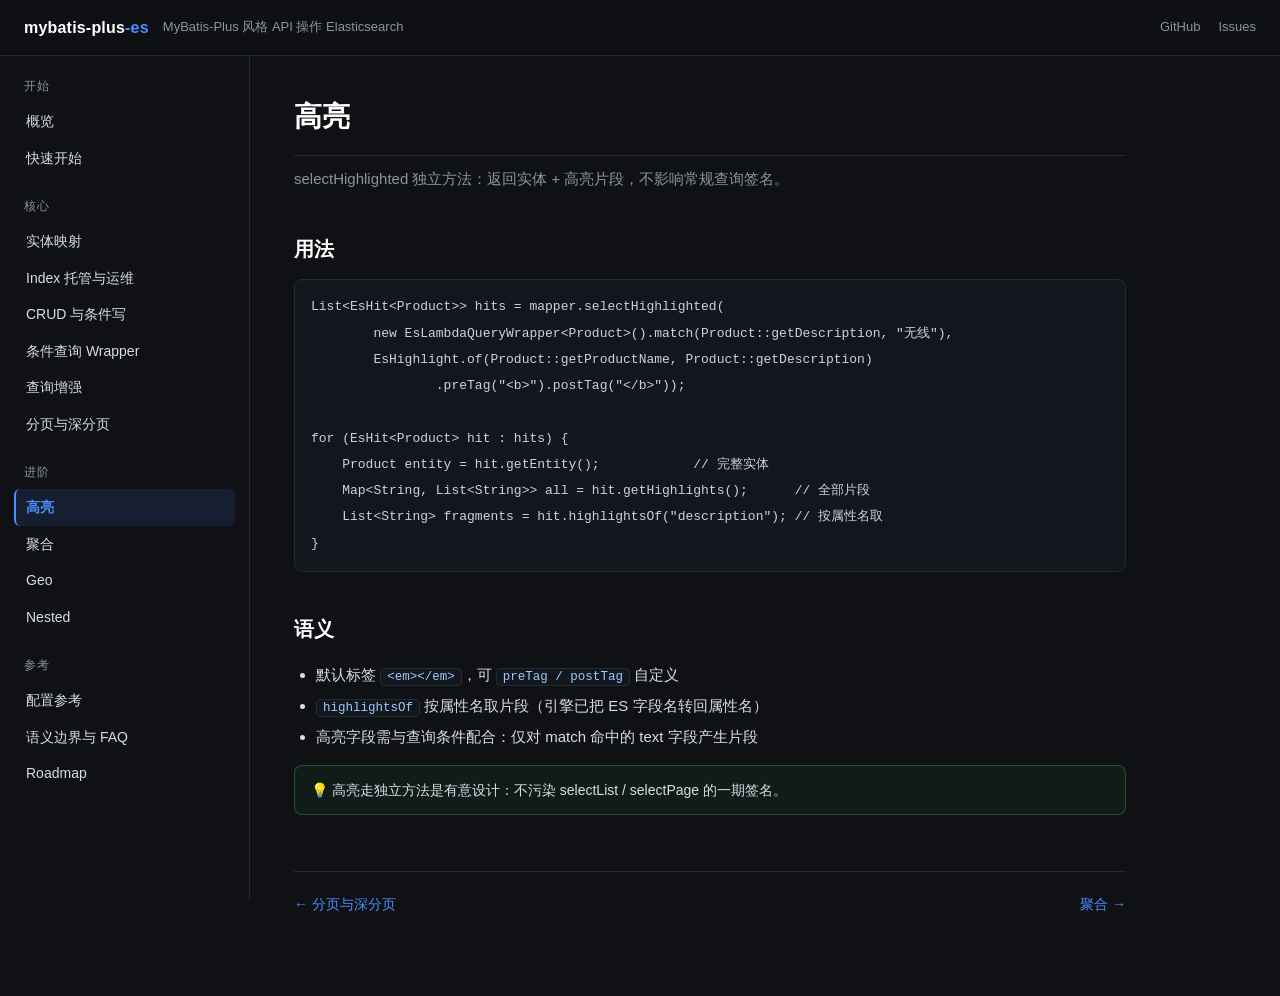
<file: website/highlight.html>
<!DOCTYPE html>
<html lang="zh-CN">
<head>
<meta charset="UTF-8">
<meta name="viewport" content="width=device-width, initial-scale=1.0">
<title>高亮 · mybatis-plus-es 文档</title>
<link rel="stylesheet" href="assets/guide.css">
</head>
<body>
<header class="topbar">
  <a class="brand" href="index.html">mybatis-plus<span class="es">-es</span></a>
  <span class="tagline">MyBatis-Plus 风格 API 操作 Elasticsearch</span>
  <div class="top-links">
    <a href="https://github.com/kennethfan/mybatis-plus-es" target="_blank">GitHub</a>
    <a href="https://github.com/kennethfan/mybatis-plus-es/issues" target="_blank">Issues</a>
  </div>
</header>
<div class="layout">
  <nav class="sidebar"><div class="nav-group">
<div class="nav-label">开始</div>
<a href="index.html">概览</a>
<a href="quick-start.html">快速开始</a>
</div>
<div class="nav-group">
<div class="nav-label">核心</div>
<a href="entity-mapping.html">实体映射</a>
<a href="index-management.html">Index 托管与运维</a>
<a href="crud.html">CRUD 与条件写</a>
<a href="wrapper.html">条件查询 Wrapper</a>
<a href="search-enhanced.html">查询增强</a>
<a href="pagination.html">分页与深分页</a>
</div>
<div class="nav-group">
<div class="nav-label">进阶</div>
<a href="highlight.html" class="active">高亮</a>
<a href="aggregation.html">聚合</a>
<a href="geo.html">Geo</a>
<a href="nested.html">Nested</a>
</div>
<div class="nav-group">
<div class="nav-label">参考</div>
<a href="configuration.html">配置参考</a>
<a href="faq.html">语义边界与 FAQ</a>
<a href="roadmap.html">Roadmap</a>
</div></nav>
  <main class="content">
<h1>高亮</h1>
<p class="lead">selectHighlighted 独立方法：返回实体 + 高亮片段，不影响常规查询签名。</p>

<h2>用法</h2>
<pre><code>List&lt;EsHit&lt;Product&gt;&gt; hits = mapper.selectHighlighted(
        new EsLambdaQueryWrapper&lt;Product&gt;().match(Product::getDescription, "无线"),
        EsHighlight.of(Product::getProductName, Product::getDescription)
                .preTag("&lt;b&gt;").postTag("&lt;/b&gt;"));

for (EsHit&lt;Product&gt; hit : hits) {
    Product entity = hit.getEntity();            // 完整实体
    Map&lt;String, List&lt;String&gt;&gt; all = hit.getHighlights();      // 全部片段
    List&lt;String&gt; fragments = hit.highlightsOf("description"); // 按属性名取
}</code></pre>
<h2>语义</h2>
<ul>
  <li>默认标签 <code>&lt;em&gt;&lt;/em&gt;</code>，可 <code>preTag / postTag</code> 自定义</li>
  <li><code>highlightsOf</code> 按属性名取片段（引擎已把 ES 字段名转回属性名）</li>
  <li>高亮字段需与查询条件配合：仅对 match 命中的 text 字段产生片段</li>
</ul>
<div class="tip"><b>💡</b> 高亮走独立方法是有意设计：不污染 selectList / selectPage 的一期签名。</div>
<nav class="pager"><a href="pagination.html">← 分页与深分页</a>
<a href="aggregation.html">聚合 →</a></nav></main>
</div>
</body>
</html>
</file>
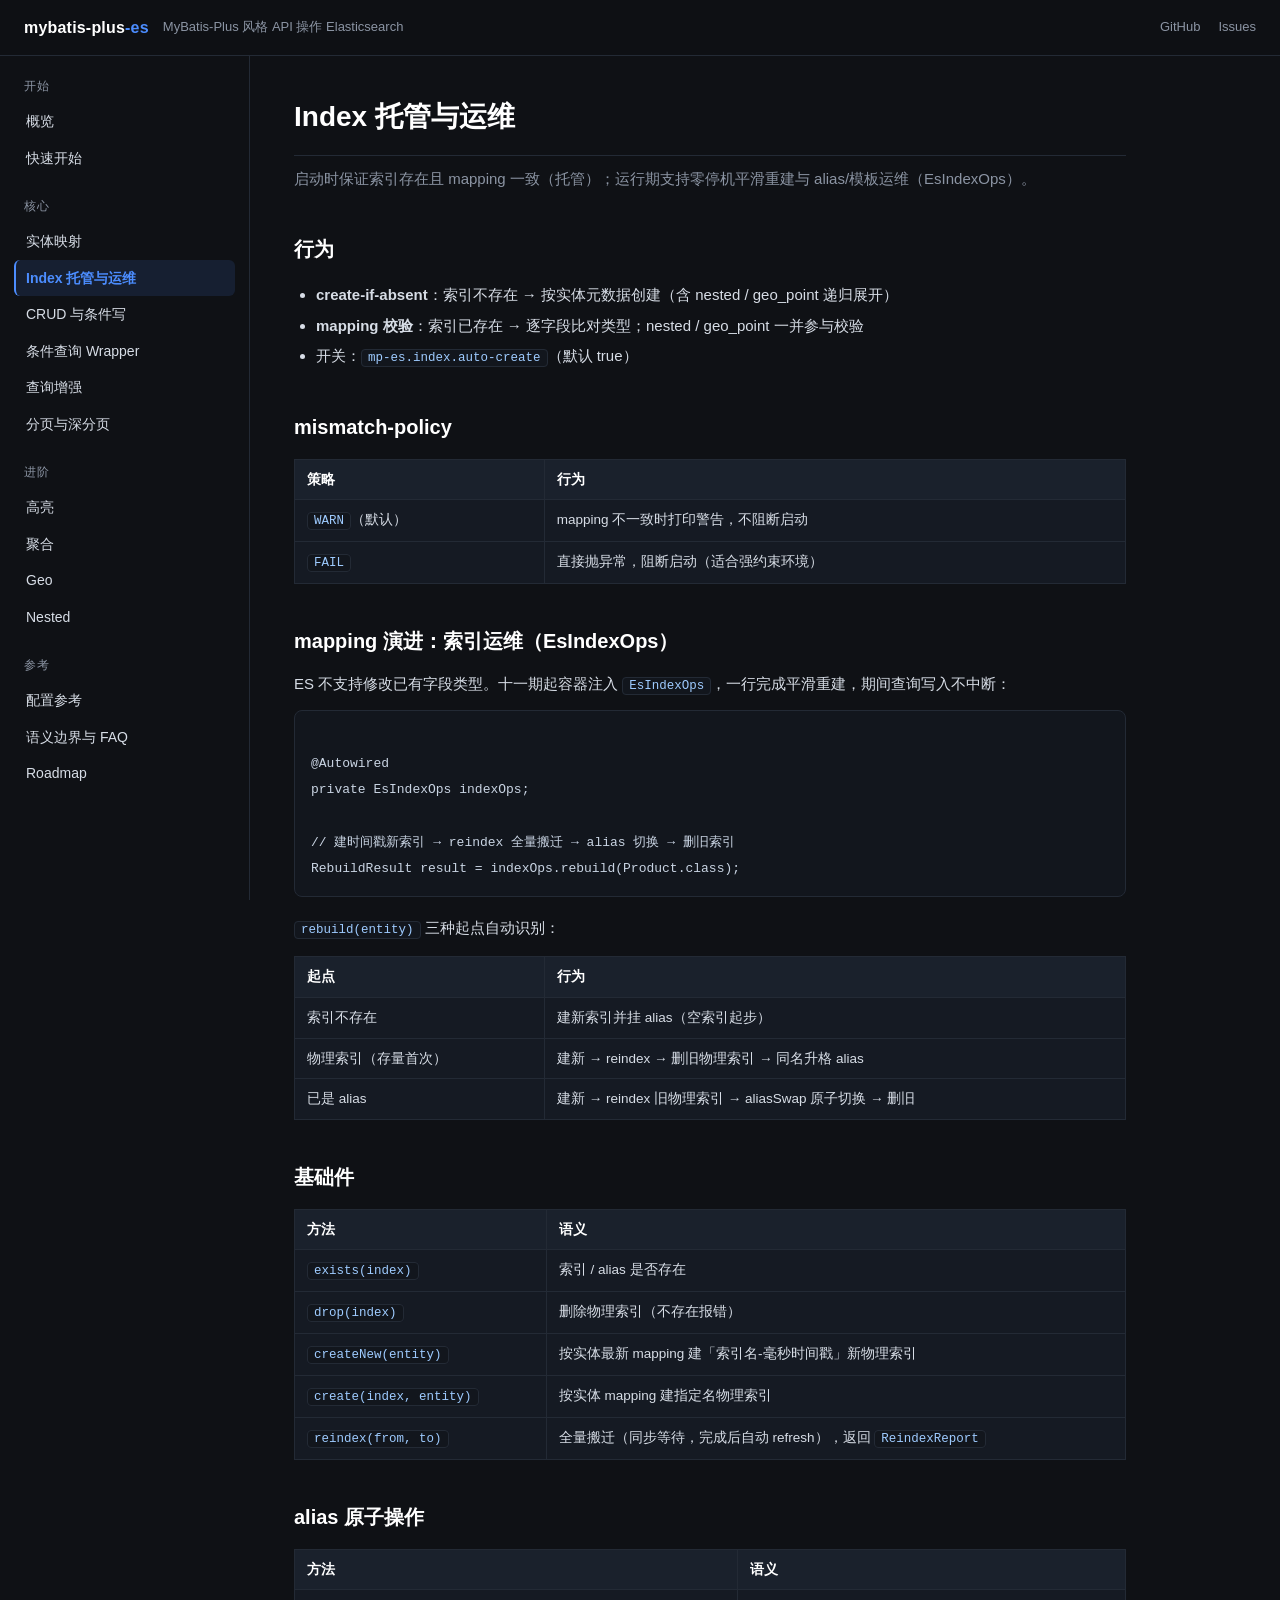
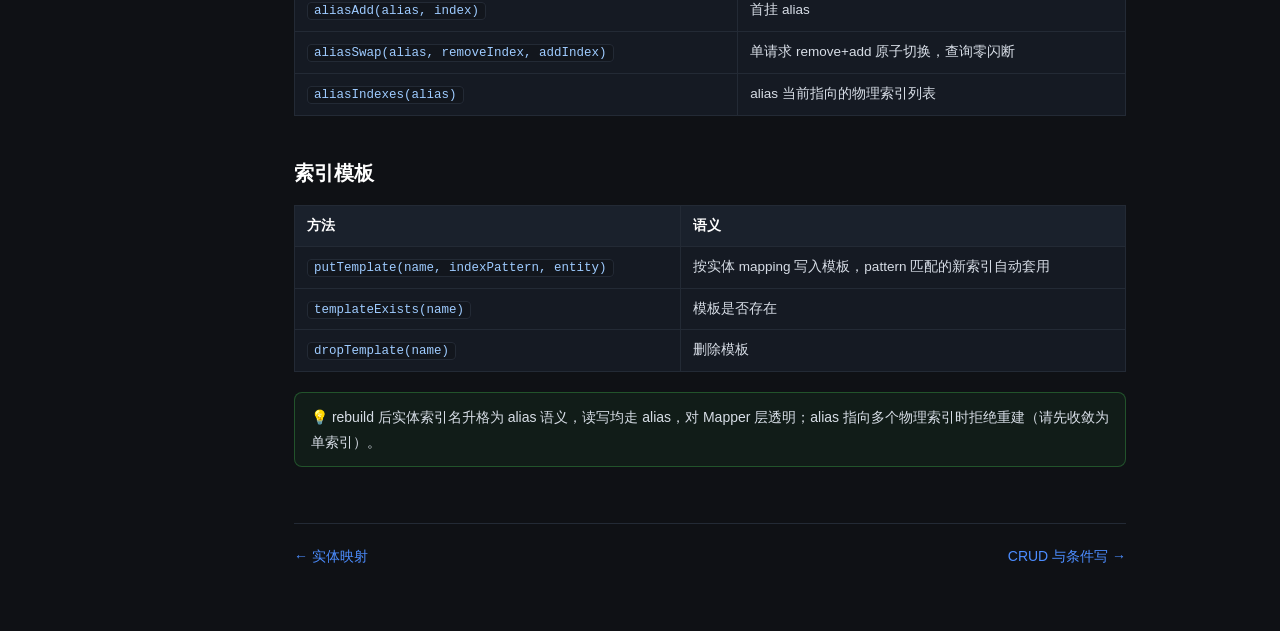
<file: website/index-management.html>
<!DOCTYPE html>
<html lang="zh-CN">
<head>
<meta charset="UTF-8">
<meta name="viewport" content="width=device-width, initial-scale=1.0">
<title>Index 托管与运维 · mybatis-plus-es 文档</title>
<link rel="stylesheet" href="assets/guide.css">
</head>
<body>
<header class="topbar">
  <a class="brand" href="index.html">mybatis-plus<span class="es">-es</span></a>
  <span class="tagline">MyBatis-Plus 风格 API 操作 Elasticsearch</span>
  <div class="top-links">
    <a href="https://github.com/kennethfan/mybatis-plus-es" target="_blank">GitHub</a>
    <a href="https://github.com/kennethfan/mybatis-plus-es/issues" target="_blank">Issues</a>
  </div>
</header>
<div class="layout">
  <nav class="sidebar"><div class="nav-group">
<div class="nav-label">开始</div>
<a href="index.html">概览</a>
<a href="quick-start.html">快速开始</a>
</div>
<div class="nav-group">
<div class="nav-label">核心</div>
<a href="entity-mapping.html">实体映射</a>
<a href="index-management.html" class="active">Index 托管与运维</a>
<a href="crud.html">CRUD 与条件写</a>
<a href="wrapper.html">条件查询 Wrapper</a>
<a href="search-enhanced.html">查询增强</a>
<a href="pagination.html">分页与深分页</a>
</div>
<div class="nav-group">
<div class="nav-label">进阶</div>
<a href="highlight.html">高亮</a>
<a href="aggregation.html">聚合</a>
<a href="geo.html">Geo</a>
<a href="nested.html">Nested</a>
</div>
<div class="nav-group">
<div class="nav-label">参考</div>
<a href="configuration.html">配置参考</a>
<a href="faq.html">语义边界与 FAQ</a>
<a href="roadmap.html">Roadmap</a>
</div></nav>
  <main class="content">
<h1>Index 托管与运维</h1>
<p class="lead">启动时保证索引存在且 mapping 一致（托管）；运行期支持零停机平滑重建与 alias/模板运维（EsIndexOps）。</p>

<h2>行为</h2>
<ul>
  <li><b>create-if-absent</b>：索引不存在 → 按实体元数据创建（含 nested / geo_point 递归展开）</li>
  <li><b>mapping 校验</b>：索引已存在 → 逐字段比对类型；nested / geo_point 一并参与校验</li>
  <li>开关：<code>mp-es.index.auto-create</code>（默认 true）</li>
</ul>

<h2>mismatch-policy</h2>
<table>
  <tr><th>策略</th><th>行为</th></tr>
  <tr><td><code>WARN</code>（默认）</td><td>mapping 不一致时打印警告，不阻断启动</td></tr>
  <tr><td><code>FAIL</code></td><td>直接抛异常，阻断启动（适合强约束环境）</td></tr>
</table>

<h2>mapping 演进：索引运维（EsIndexOps）</h2>
<p>ES 不支持修改已有字段类型。十一期起容器注入 <code>EsIndexOps</code>，一行完成平滑重建，期间查询写入不中断：</p>
<pre><code>
@Autowired
private EsIndexOps indexOps;

// 建时间戳新索引 → reindex 全量搬迁 → alias 切换 → 删旧索引
RebuildResult result = indexOps.rebuild(Product.class);</code></pre>
<p><code>rebuild(entity)</code> 三种起点自动识别：</p>
<table>
  <tr><th>起点</th><th>行为</th></tr>
  <tr><td>索引不存在</td><td>建新索引并挂 alias（空索引起步）</td></tr>
  <tr><td>物理索引（存量首次）</td><td>建新 → reindex → 删旧物理索引 → 同名升格 alias</td></tr>
  <tr><td>已是 alias</td><td>建新 → reindex 旧物理索引 → aliasSwap 原子切换 → 删旧</td></tr>
</table>

<h2>基础件</h2>
<table>
  <tr><th>方法</th><th>语义</th></tr>
  <tr><td><code>exists(index)</code></td><td>索引 / alias 是否存在</td></tr>
  <tr><td><code>drop(index)</code></td><td>删除物理索引（不存在报错）</td></tr>
  <tr><td><code>createNew(entity)</code></td><td>按实体最新 mapping 建「索引名-毫秒时间戳」新物理索引</td></tr>
  <tr><td><code>create(index, entity)</code></td><td>按实体 mapping 建指定名物理索引</td></tr>
  <tr><td><code>reindex(from, to)</code></td><td>全量搬迁（同步等待，完成后自动 refresh），返回 <code>ReindexReport</code></td></tr>
</table>

<h2>alias 原子操作</h2>
<table>
  <tr><th>方法</th><th>语义</th></tr>
  <tr><td><code>aliasAdd(alias, index)</code></td><td>首挂 alias</td></tr>
  <tr><td><code>aliasSwap(alias, removeIndex, addIndex)</code></td><td>单请求 remove+add 原子切换，查询零闪断</td></tr>
  <tr><td><code>aliasIndexes(alias)</code></td><td>alias 当前指向的物理索引列表</td></tr>
</table>

<h2>索引模板</h2>
<table>
  <tr><th>方法</th><th>语义</th></tr>
  <tr><td><code>putTemplate(name, indexPattern, entity)</code></td><td>按实体 mapping 写入模板，pattern 匹配的新索引自动套用</td></tr>
  <tr><td><code>templateExists(name)</code></td><td>模板是否存在</td></tr>
  <tr><td><code>dropTemplate(name)</code></td><td>删除模板</td></tr>
</table>

<div class="tip"><b>💡</b> rebuild 后实体索引名升格为 alias 语义，读写均走 alias，对 Mapper 层透明；alias 指向多个物理索引时拒绝重建（请先收敛为单索引）。</div>
<nav class="pager"><a href="entity-mapping.html">← 实体映射</a>
<a href="crud.html">CRUD 与条件写 →</a></nav></main>
</div>
</body>
</html>
</file>
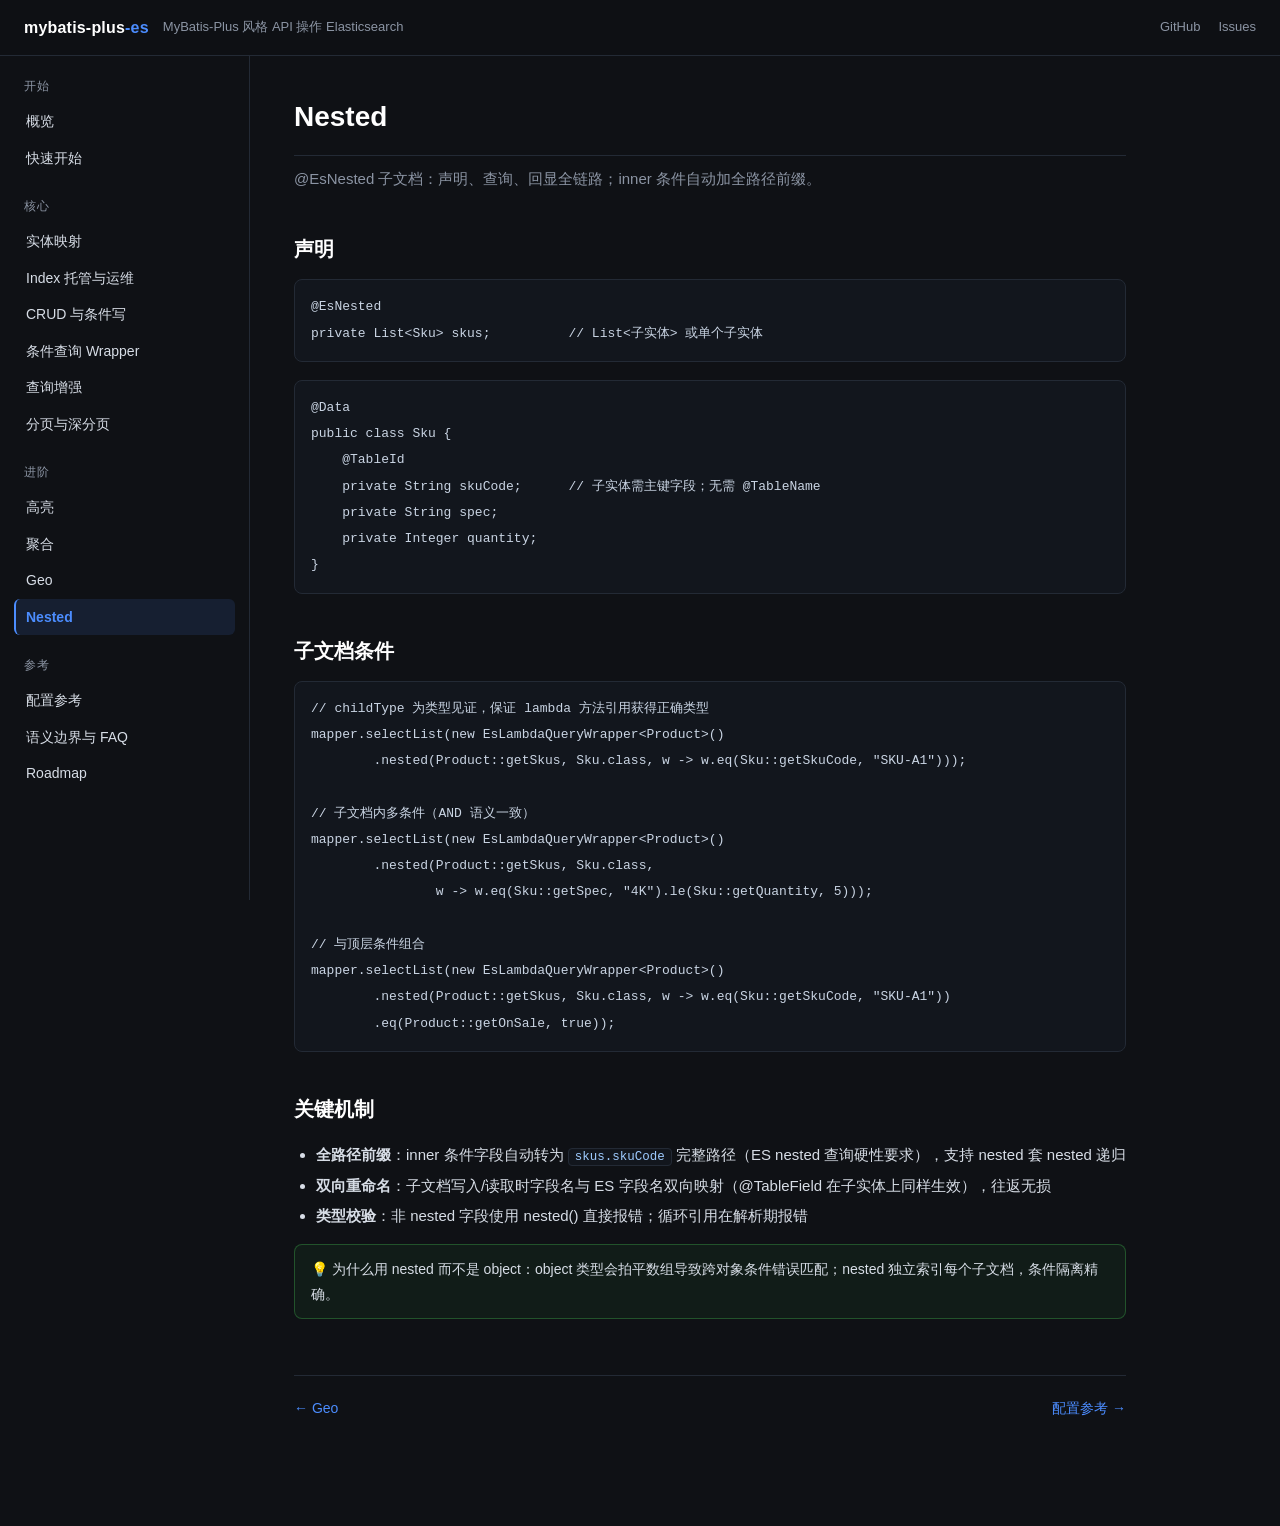
<file: website/nested.html>
<!DOCTYPE html>
<html lang="zh-CN">
<head>
<meta charset="UTF-8">
<meta name="viewport" content="width=device-width, initial-scale=1.0">
<title>Nested · mybatis-plus-es 文档</title>
<link rel="stylesheet" href="assets/guide.css">
</head>
<body>
<header class="topbar">
  <a class="brand" href="index.html">mybatis-plus<span class="es">-es</span></a>
  <span class="tagline">MyBatis-Plus 风格 API 操作 Elasticsearch</span>
  <div class="top-links">
    <a href="https://github.com/kennethfan/mybatis-plus-es" target="_blank">GitHub</a>
    <a href="https://github.com/kennethfan/mybatis-plus-es/issues" target="_blank">Issues</a>
  </div>
</header>
<div class="layout">
  <nav class="sidebar"><div class="nav-group">
<div class="nav-label">开始</div>
<a href="index.html">概览</a>
<a href="quick-start.html">快速开始</a>
</div>
<div class="nav-group">
<div class="nav-label">核心</div>
<a href="entity-mapping.html">实体映射</a>
<a href="index-management.html">Index 托管与运维</a>
<a href="crud.html">CRUD 与条件写</a>
<a href="wrapper.html">条件查询 Wrapper</a>
<a href="search-enhanced.html">查询增强</a>
<a href="pagination.html">分页与深分页</a>
</div>
<div class="nav-group">
<div class="nav-label">进阶</div>
<a href="highlight.html">高亮</a>
<a href="aggregation.html">聚合</a>
<a href="geo.html">Geo</a>
<a href="nested.html" class="active">Nested</a>
</div>
<div class="nav-group">
<div class="nav-label">参考</div>
<a href="configuration.html">配置参考</a>
<a href="faq.html">语义边界与 FAQ</a>
<a href="roadmap.html">Roadmap</a>
</div></nav>
  <main class="content">
<h1>Nested</h1>
<p class="lead">@EsNested 子文档：声明、查询、回显全链路；inner 条件自动加全路径前缀。</p>

<h2>声明</h2>
<pre><code>@EsNested
private List&lt;Sku&gt; skus;          // List&lt;子实体&gt; 或单个子实体</code></pre><pre><code>@Data
public class Sku {
    @TableId
    private String skuCode;      // 子实体需主键字段；无需 @TableName
    private String spec;
    private Integer quantity;
}</code></pre>
<h2>子文档条件</h2>
<pre><code>// childType 为类型见证，保证 lambda 方法引用获得正确类型
mapper.selectList(new EsLambdaQueryWrapper&lt;Product&gt;()
        .nested(Product::getSkus, Sku.class, w -&gt; w.eq(Sku::getSkuCode, "SKU-A1")));

// 子文档内多条件（AND 语义一致）
mapper.selectList(new EsLambdaQueryWrapper&lt;Product&gt;()
        .nested(Product::getSkus, Sku.class,
                w -&gt; w.eq(Sku::getSpec, "4K").le(Sku::getQuantity, 5)));

// 与顶层条件组合
mapper.selectList(new EsLambdaQueryWrapper&lt;Product&gt;()
        .nested(Product::getSkus, Sku.class, w -&gt; w.eq(Sku::getSkuCode, "SKU-A1"))
        .eq(Product::getOnSale, true));</code></pre>
<h2>关键机制</h2>
<ul>
  <li><b>全路径前缀</b>：inner 条件字段自动转为 <code>skus.skuCode</code> 完整路径（ES nested 查询硬性要求），支持 nested 套 nested 递归</li>
  <li><b>双向重命名</b>：子文档写入/读取时字段名与 ES 字段名双向映射（@TableField 在子实体上同样生效），往返无损</li>
  <li><b>类型校验</b>：非 nested 字段使用 nested() 直接报错；循环引用在解析期报错</li>
</ul>

<div class="tip"><b>💡</b> 为什么用 nested 而不是 object：object 类型会拍平数组导致跨对象条件错误匹配；nested 独立索引每个子文档，条件隔离精确。</div>
<nav class="pager"><a href="geo.html">← Geo</a>
<a href="configuration.html">配置参考 →</a></nav></main>
</div>
</body>
</html>
</file>
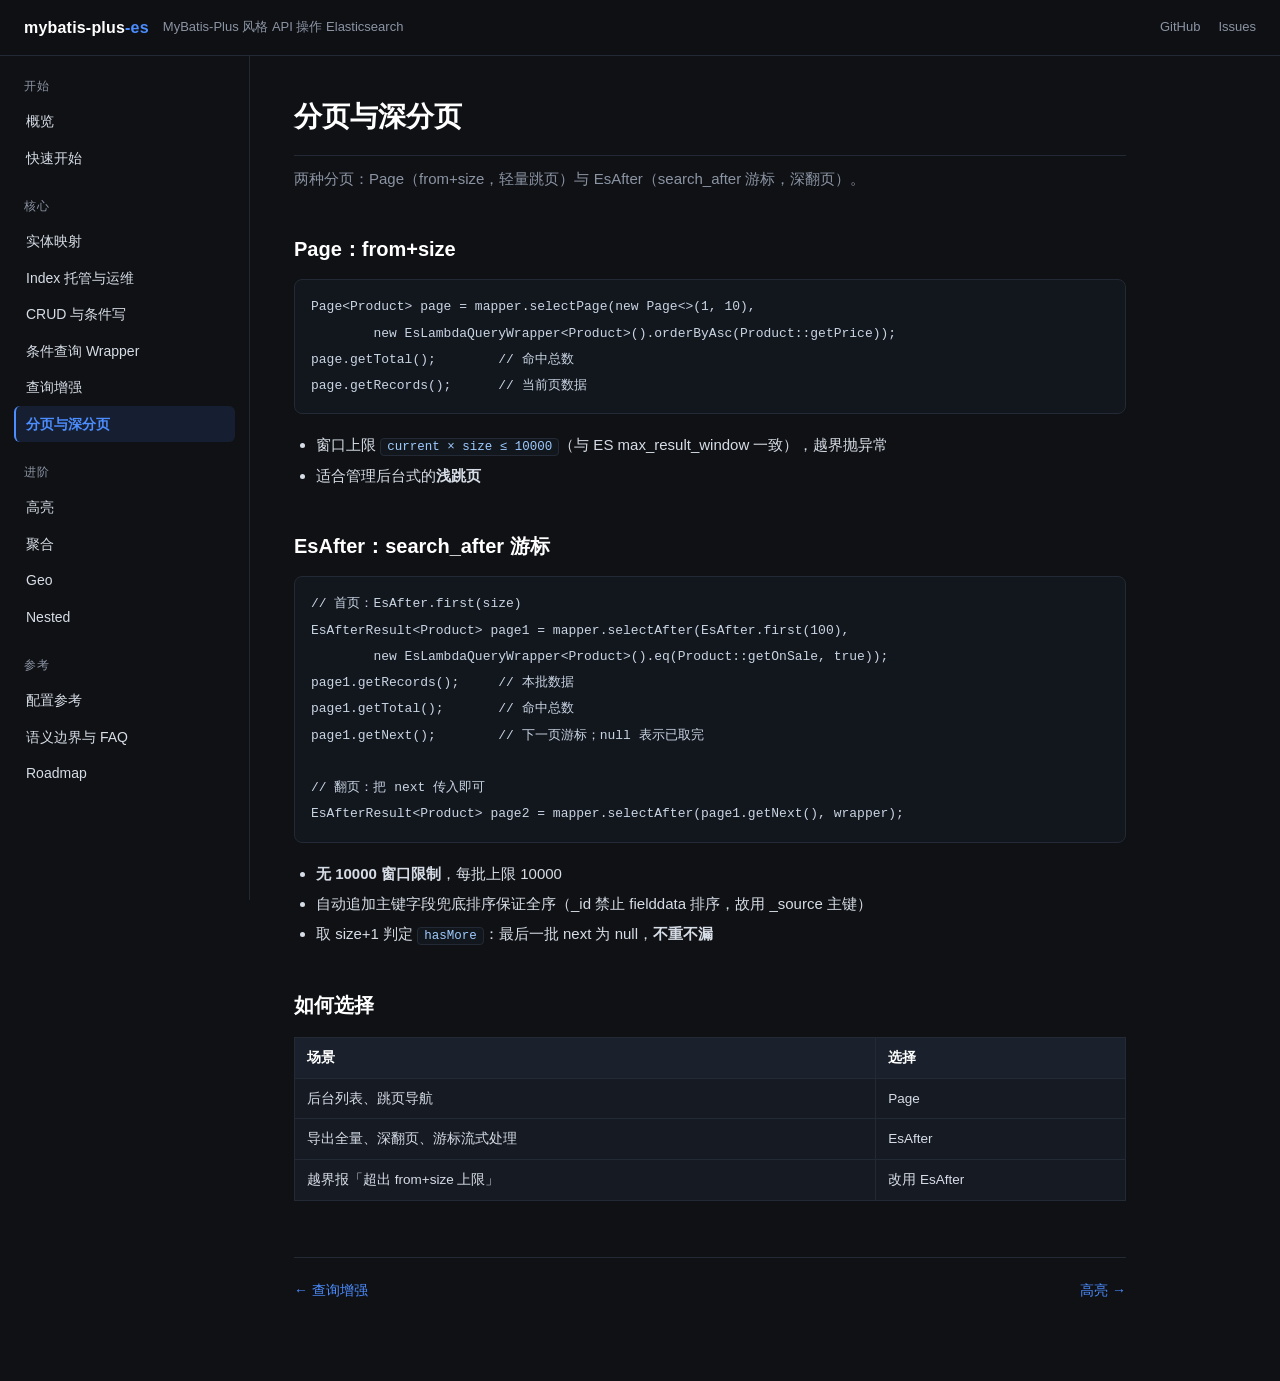
<file: website/pagination.html>
<!DOCTYPE html>
<html lang="zh-CN">
<head>
<meta charset="UTF-8">
<meta name="viewport" content="width=device-width, initial-scale=1.0">
<title>分页与深分页 · mybatis-plus-es 文档</title>
<link rel="stylesheet" href="assets/guide.css">
</head>
<body>
<header class="topbar">
  <a class="brand" href="index.html">mybatis-plus<span class="es">-es</span></a>
  <span class="tagline">MyBatis-Plus 风格 API 操作 Elasticsearch</span>
  <div class="top-links">
    <a href="https://github.com/kennethfan/mybatis-plus-es" target="_blank">GitHub</a>
    <a href="https://github.com/kennethfan/mybatis-plus-es/issues" target="_blank">Issues</a>
  </div>
</header>
<div class="layout">
  <nav class="sidebar"><div class="nav-group">
<div class="nav-label">开始</div>
<a href="index.html">概览</a>
<a href="quick-start.html">快速开始</a>
</div>
<div class="nav-group">
<div class="nav-label">核心</div>
<a href="entity-mapping.html">实体映射</a>
<a href="index-management.html">Index 托管与运维</a>
<a href="crud.html">CRUD 与条件写</a>
<a href="wrapper.html">条件查询 Wrapper</a>
<a href="search-enhanced.html">查询增强</a>
<a href="pagination.html" class="active">分页与深分页</a>
</div>
<div class="nav-group">
<div class="nav-label">进阶</div>
<a href="highlight.html">高亮</a>
<a href="aggregation.html">聚合</a>
<a href="geo.html">Geo</a>
<a href="nested.html">Nested</a>
</div>
<div class="nav-group">
<div class="nav-label">参考</div>
<a href="configuration.html">配置参考</a>
<a href="faq.html">语义边界与 FAQ</a>
<a href="roadmap.html">Roadmap</a>
</div></nav>
  <main class="content">
<h1>分页与深分页</h1>
<p class="lead">两种分页：Page（from+size，轻量跳页）与 EsAfter（search_after 游标，深翻页）。</p>

<h2>Page：from+size</h2>
<pre><code>Page&lt;Product&gt; page = mapper.selectPage(new Page&lt;&gt;(1, 10),
        new EsLambdaQueryWrapper&lt;Product&gt;().orderByAsc(Product::getPrice));
page.getTotal();        // 命中总数
page.getRecords();      // 当前页数据</code></pre>
<ul>
  <li>窗口上限 <code>current × size ≤ 10000</code>（与 ES max_result_window 一致），越界抛异常</li>
  <li>适合管理后台式的<b>浅跳页</b></li>
</ul>

<h2>EsAfter：search_after 游标</h2>
<pre><code>// 首页：EsAfter.first(size)
EsAfterResult&lt;Product&gt; page1 = mapper.selectAfter(EsAfter.first(100),
        new EsLambdaQueryWrapper&lt;Product&gt;().eq(Product::getOnSale, true));
page1.getRecords();     // 本批数据
page1.getTotal();       // 命中总数
page1.getNext();        // 下一页游标；null 表示已取完

// 翻页：把 next 传入即可
EsAfterResult&lt;Product&gt; page2 = mapper.selectAfter(page1.getNext(), wrapper);</code></pre>
<ul>
  <li><b>无 10000 窗口限制</b>，每批上限 10000</li>
  <li>自动追加主键字段兜底排序保证全序（_id 禁止 fielddata 排序，故用 _source 主键）</li>
  <li>取 size+1 判定 <code>hasMore</code>：最后一批 next 为 null，<b>不重不漏</b></li>
</ul>

<h2>如何选择</h2>
<table>
  <tr><th>场景</th><th>选择</th></tr>
  <tr><td>后台列表、跳页导航</td><td>Page</td></tr>
  <tr><td>导出全量、深翻页、游标流式处理</td><td>EsAfter</td></tr>
  <tr><td>越界报「超出 from+size 上限」</td><td>改用 EsAfter</td></tr>
</table>
<nav class="pager"><a href="search-enhanced.html">← 查询增强</a>
<a href="highlight.html">高亮 →</a></nav></main>
</div>
</body>
</html>
</file>
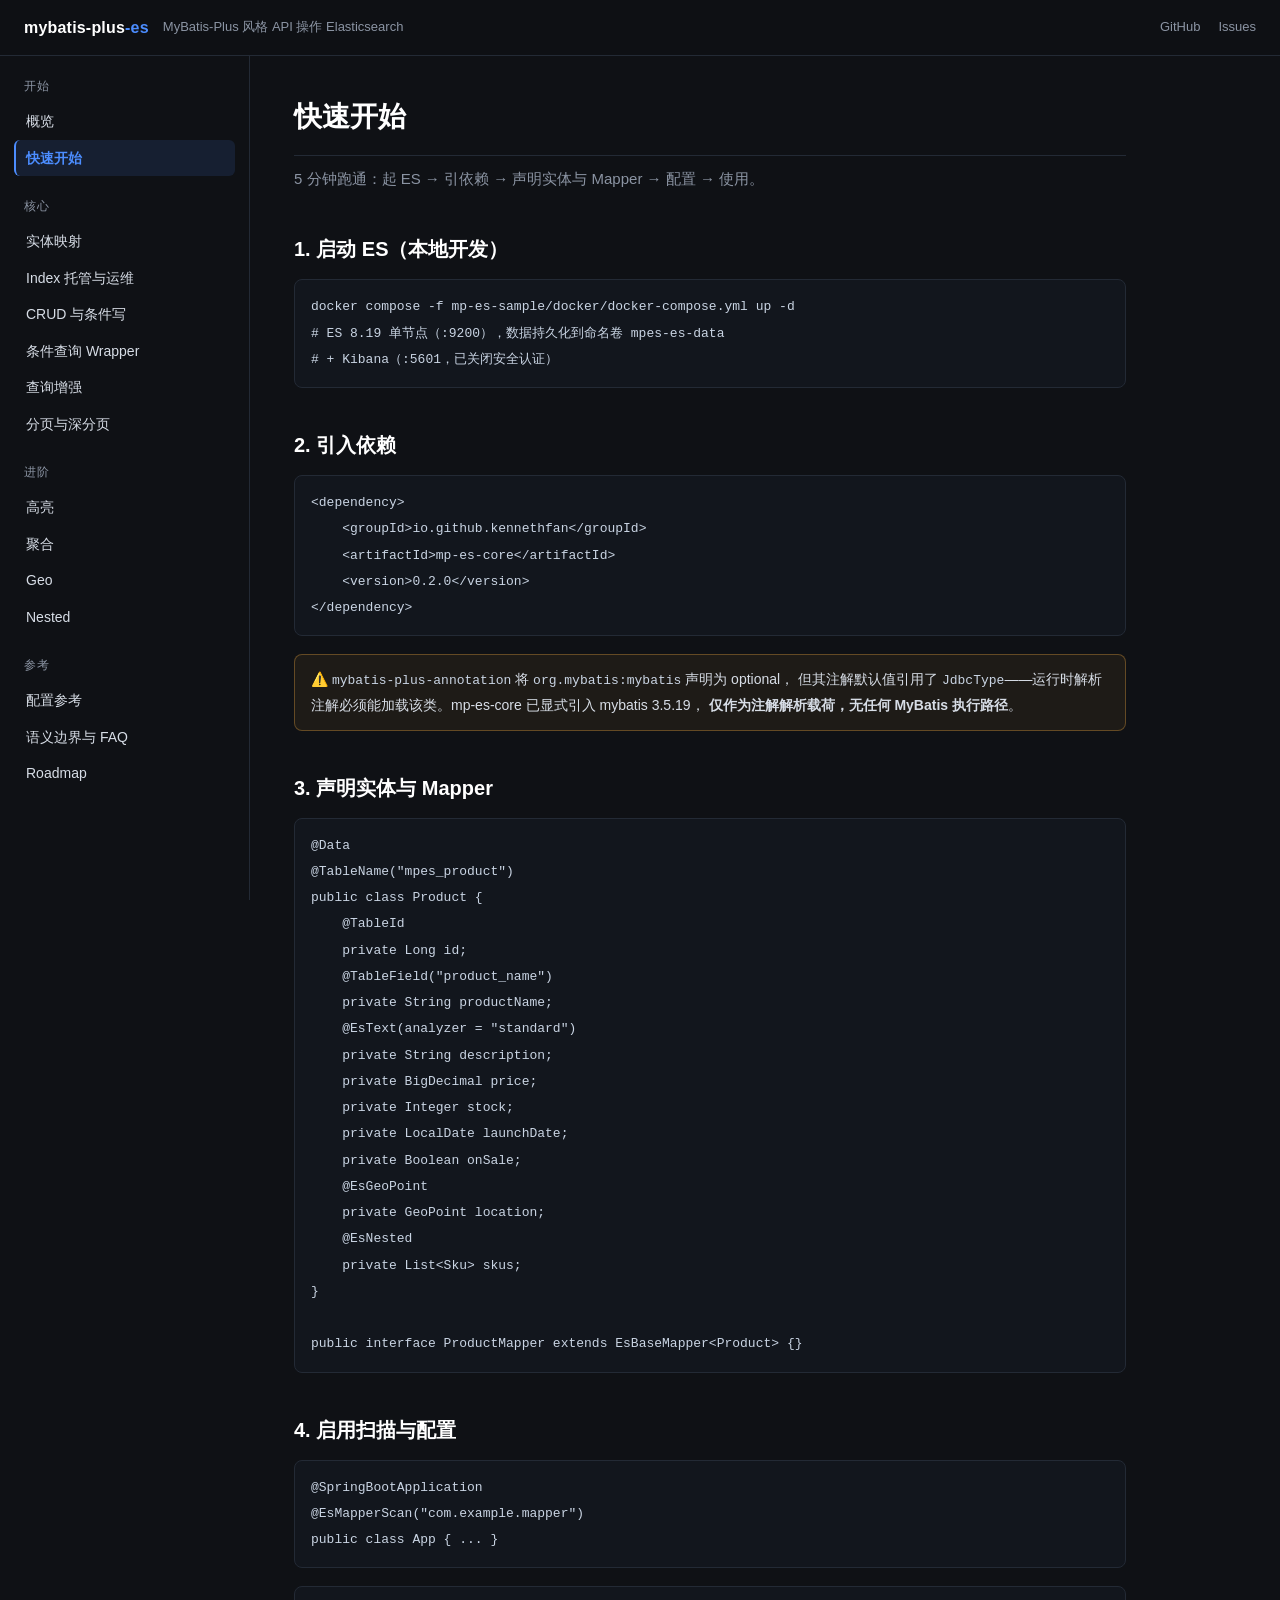
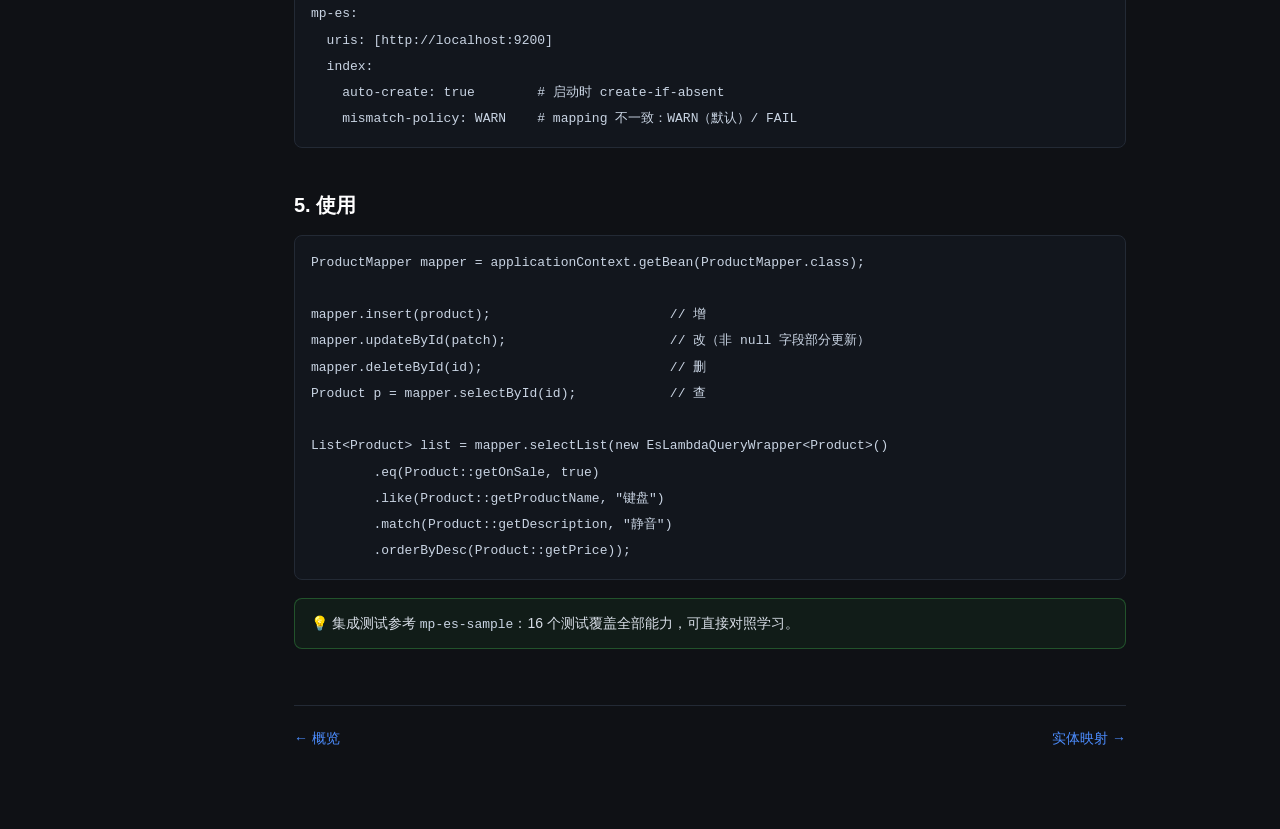
<file: website/quick-start.html>
<!DOCTYPE html>
<html lang="zh-CN">
<head>
<meta charset="UTF-8">
<meta name="viewport" content="width=device-width, initial-scale=1.0">
<title>快速开始 · mybatis-plus-es 文档</title>
<link rel="stylesheet" href="assets/guide.css">
</head>
<body>
<header class="topbar">
  <a class="brand" href="index.html">mybatis-plus<span class="es">-es</span></a>
  <span class="tagline">MyBatis-Plus 风格 API 操作 Elasticsearch</span>
  <div class="top-links">
    <a href="https://github.com/kennethfan/mybatis-plus-es" target="_blank">GitHub</a>
    <a href="https://github.com/kennethfan/mybatis-plus-es/issues" target="_blank">Issues</a>
  </div>
</header>
<div class="layout">
  <nav class="sidebar"><div class="nav-group">
<div class="nav-label">开始</div>
<a href="index.html">概览</a>
<a href="quick-start.html" class="active">快速开始</a>
</div>
<div class="nav-group">
<div class="nav-label">核心</div>
<a href="entity-mapping.html">实体映射</a>
<a href="index-management.html">Index 托管与运维</a>
<a href="crud.html">CRUD 与条件写</a>
<a href="wrapper.html">条件查询 Wrapper</a>
<a href="search-enhanced.html">查询增强</a>
<a href="pagination.html">分页与深分页</a>
</div>
<div class="nav-group">
<div class="nav-label">进阶</div>
<a href="highlight.html">高亮</a>
<a href="aggregation.html">聚合</a>
<a href="geo.html">Geo</a>
<a href="nested.html">Nested</a>
</div>
<div class="nav-group">
<div class="nav-label">参考</div>
<a href="configuration.html">配置参考</a>
<a href="faq.html">语义边界与 FAQ</a>
<a href="roadmap.html">Roadmap</a>
</div></nav>
  <main class="content">
<h1>快速开始</h1>
<p class="lead">5 分钟跑通：起 ES → 引依赖 → 声明实体与 Mapper → 配置 → 使用。</p>

<h2>1. 启动 ES（本地开发）</h2>
<pre><code>docker compose -f mp-es-sample/docker/docker-compose.yml up -d
# ES 8.19 单节点（:9200），数据持久化到命名卷 mpes-es-data
# + Kibana（:5601，已关闭安全认证）</code></pre>
<h2>2. 引入依赖</h2>
<pre><code>&lt;dependency&gt;
    &lt;groupId&gt;io.github.kennethfan&lt;/groupId&gt;
    &lt;artifactId&gt;mp-es-core&lt;/artifactId&gt;
    &lt;version&gt;0.2.0&lt;/version&gt;
&lt;/dependency&gt;</code></pre>
<div class="warn"><b>⚠️</b> <code>mybatis-plus-annotation</code> 将 <code>org.mybatis:mybatis</code> 声明为 optional，
但其注解默认值引用了 <code>JdbcType</code>——运行时解析注解必须能加载该类。mp-es-core 已显式引入 mybatis 3.5.19，
<b>仅作为注解解析载荷，无任何 MyBatis 执行路径</b>。</div>

<h2>3. 声明实体与 Mapper</h2>
<pre><code>@Data
@TableName("mpes_product")
public class Product {
    @TableId
    private Long id;
    @TableField("product_name")
    private String productName;
    @EsText(analyzer = "standard")
    private String description;
    private BigDecimal price;
    private Integer stock;
    private LocalDate launchDate;
    private Boolean onSale;
    @EsGeoPoint
    private GeoPoint location;
    @EsNested
    private List&lt;Sku&gt; skus;
}

public interface ProductMapper extends EsBaseMapper&lt;Product&gt; {}</code></pre>
<h2>4. 启用扫描与配置</h2>
<pre><code>@SpringBootApplication
@EsMapperScan("com.example.mapper")
public class App { ... }</code></pre><pre><code>mp-es:
  uris: [http://localhost:9200]
  index:
    auto-create: true        # 启动时 create-if-absent
    mismatch-policy: WARN    # mapping 不一致：WARN（默认）/ FAIL</code></pre>
<h2>5. 使用</h2>
<pre><code>ProductMapper mapper = applicationContext.getBean(ProductMapper.class);

mapper.insert(product);                       // 增
mapper.updateById(patch);                     // 改（非 null 字段部分更新）
mapper.deleteById(id);                        // 删
Product p = mapper.selectById(id);            // 查

List&lt;Product&gt; list = mapper.selectList(new EsLambdaQueryWrapper&lt;Product&gt;()
        .eq(Product::getOnSale, true)
        .like(Product::getProductName, "键盘")
        .match(Product::getDescription, "静音")
        .orderByDesc(Product::getPrice));</code></pre>
<div class="tip"><b>💡</b> 集成测试参考 <code>mp-es-sample</code>：16 个测试覆盖全部能力，可直接对照学习。</div>
<nav class="pager"><a href="index.html">← 概览</a>
<a href="entity-mapping.html">实体映射 →</a></nav></main>
</div>
</body>
</html>
</file>
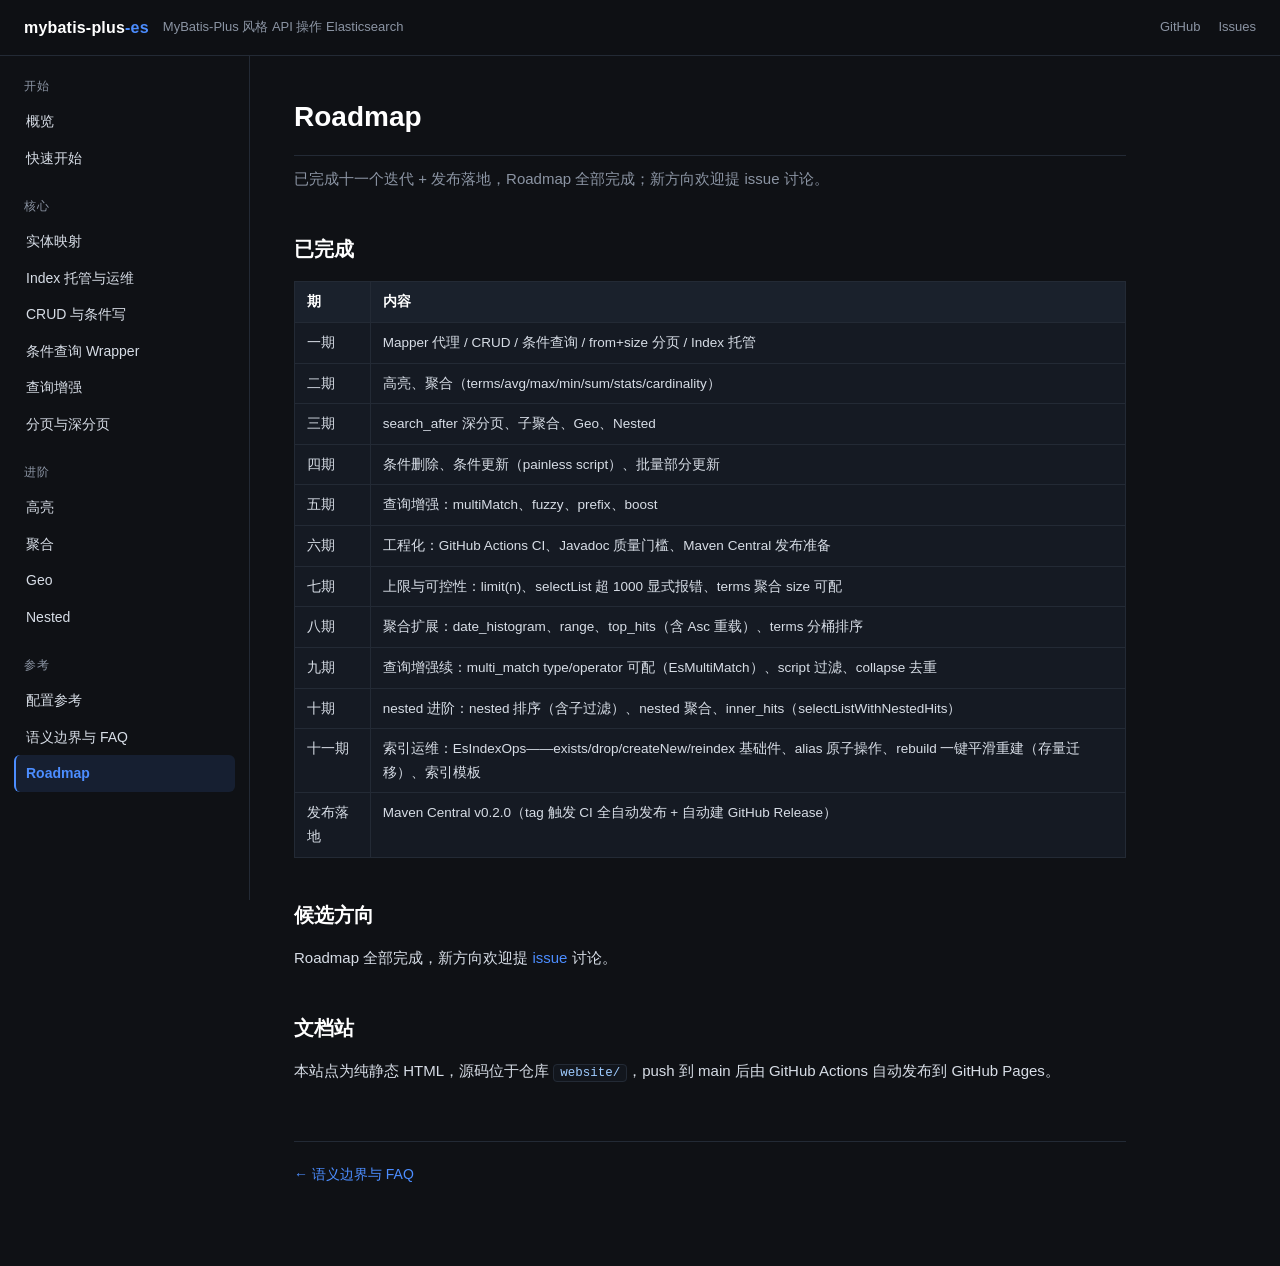
<file: website/roadmap.html>
<!DOCTYPE html>
<html lang="zh-CN">
<head>
<meta charset="UTF-8">
<meta name="viewport" content="width=device-width, initial-scale=1.0">
<title>Roadmap · mybatis-plus-es 文档</title>
<link rel="stylesheet" href="assets/guide.css">
</head>
<body>
<header class="topbar">
  <a class="brand" href="index.html">mybatis-plus<span class="es">-es</span></a>
  <span class="tagline">MyBatis-Plus 风格 API 操作 Elasticsearch</span>
  <div class="top-links">
    <a href="https://github.com/kennethfan/mybatis-plus-es" target="_blank">GitHub</a>
    <a href="https://github.com/kennethfan/mybatis-plus-es/issues" target="_blank">Issues</a>
  </div>
</header>
<div class="layout">
  <nav class="sidebar"><div class="nav-group">
<div class="nav-label">开始</div>
<a href="index.html">概览</a>
<a href="quick-start.html">快速开始</a>
</div>
<div class="nav-group">
<div class="nav-label">核心</div>
<a href="entity-mapping.html">实体映射</a>
<a href="index-management.html">Index 托管与运维</a>
<a href="crud.html">CRUD 与条件写</a>
<a href="wrapper.html">条件查询 Wrapper</a>
<a href="search-enhanced.html">查询增强</a>
<a href="pagination.html">分页与深分页</a>
</div>
<div class="nav-group">
<div class="nav-label">进阶</div>
<a href="highlight.html">高亮</a>
<a href="aggregation.html">聚合</a>
<a href="geo.html">Geo</a>
<a href="nested.html">Nested</a>
</div>
<div class="nav-group">
<div class="nav-label">参考</div>
<a href="configuration.html">配置参考</a>
<a href="faq.html">语义边界与 FAQ</a>
<a href="roadmap.html" class="active">Roadmap</a>
</div></nav>
  <main class="content">
<h1>Roadmap</h1>
<p class="lead">已完成十一个迭代 + 发布落地，Roadmap 全部完成；新方向欢迎提 issue 讨论。</p>

<h2>已完成</h2>
<table>
  <tr><th>期</th><th>内容</th></tr>
  <tr><td>一期</td><td>Mapper 代理 / CRUD / 条件查询 / from+size 分页 / Index 托管</td></tr>
  <tr><td>二期</td><td>高亮、聚合（terms/avg/max/min/sum/stats/cardinality）</td></tr>
  <tr><td>三期</td><td>search_after 深分页、子聚合、Geo、Nested</td></tr>
  <tr><td>四期</td><td>条件删除、条件更新（painless script）、批量部分更新</td></tr>
  <tr><td>五期</td><td>查询增强：multiMatch、fuzzy、prefix、boost</td></tr>
  <tr><td>六期</td><td>工程化：GitHub Actions CI、Javadoc 质量门槛、Maven Central 发布准备</td></tr>
  <tr><td>七期</td><td>上限与可控性：limit(n)、selectList 超 1000 显式报错、terms 聚合 size 可配</td></tr>
  <tr><td>八期</td><td>聚合扩展：date_histogram、range、top_hits（含 Asc 重载）、terms 分桶排序</td></tr>
  <tr><td>九期</td><td>查询增强续：multi_match type/operator 可配（EsMultiMatch）、script 过滤、collapse 去重</td></tr>
  <tr><td>十期</td><td>nested 进阶：nested 排序（含子过滤）、nested 聚合、inner_hits（selectListWithNestedHits）</td></tr>
  <tr><td>十一期</td><td>索引运维：EsIndexOps——exists/drop/createNew/reindex 基础件、alias 原子操作、rebuild 一键平滑重建（存量迁移）、索引模板</td></tr>
  <tr><td>发布落地</td><td>Maven Central v0.2.0（tag 触发 CI 全自动发布 + 自动建 GitHub Release）</td></tr>
</table>

<h2>候选方向</h2>
<p>Roadmap 全部完成，新方向欢迎提 <a href="https://github.com/kennethfan/mybatis-plus-es/issues">issue</a> 讨论。</p>

<h2>文档站</h2>
<p>本站点为纯静态 HTML，源码位于仓库 <code>website/</code>，push 到 main 后由 GitHub Actions 自动发布到 GitHub Pages。</p>
<nav class="pager"><a href="faq.html">← 语义边界与 FAQ</a>
<span></span></nav></main>
</div>
</body>
</html>
</file>
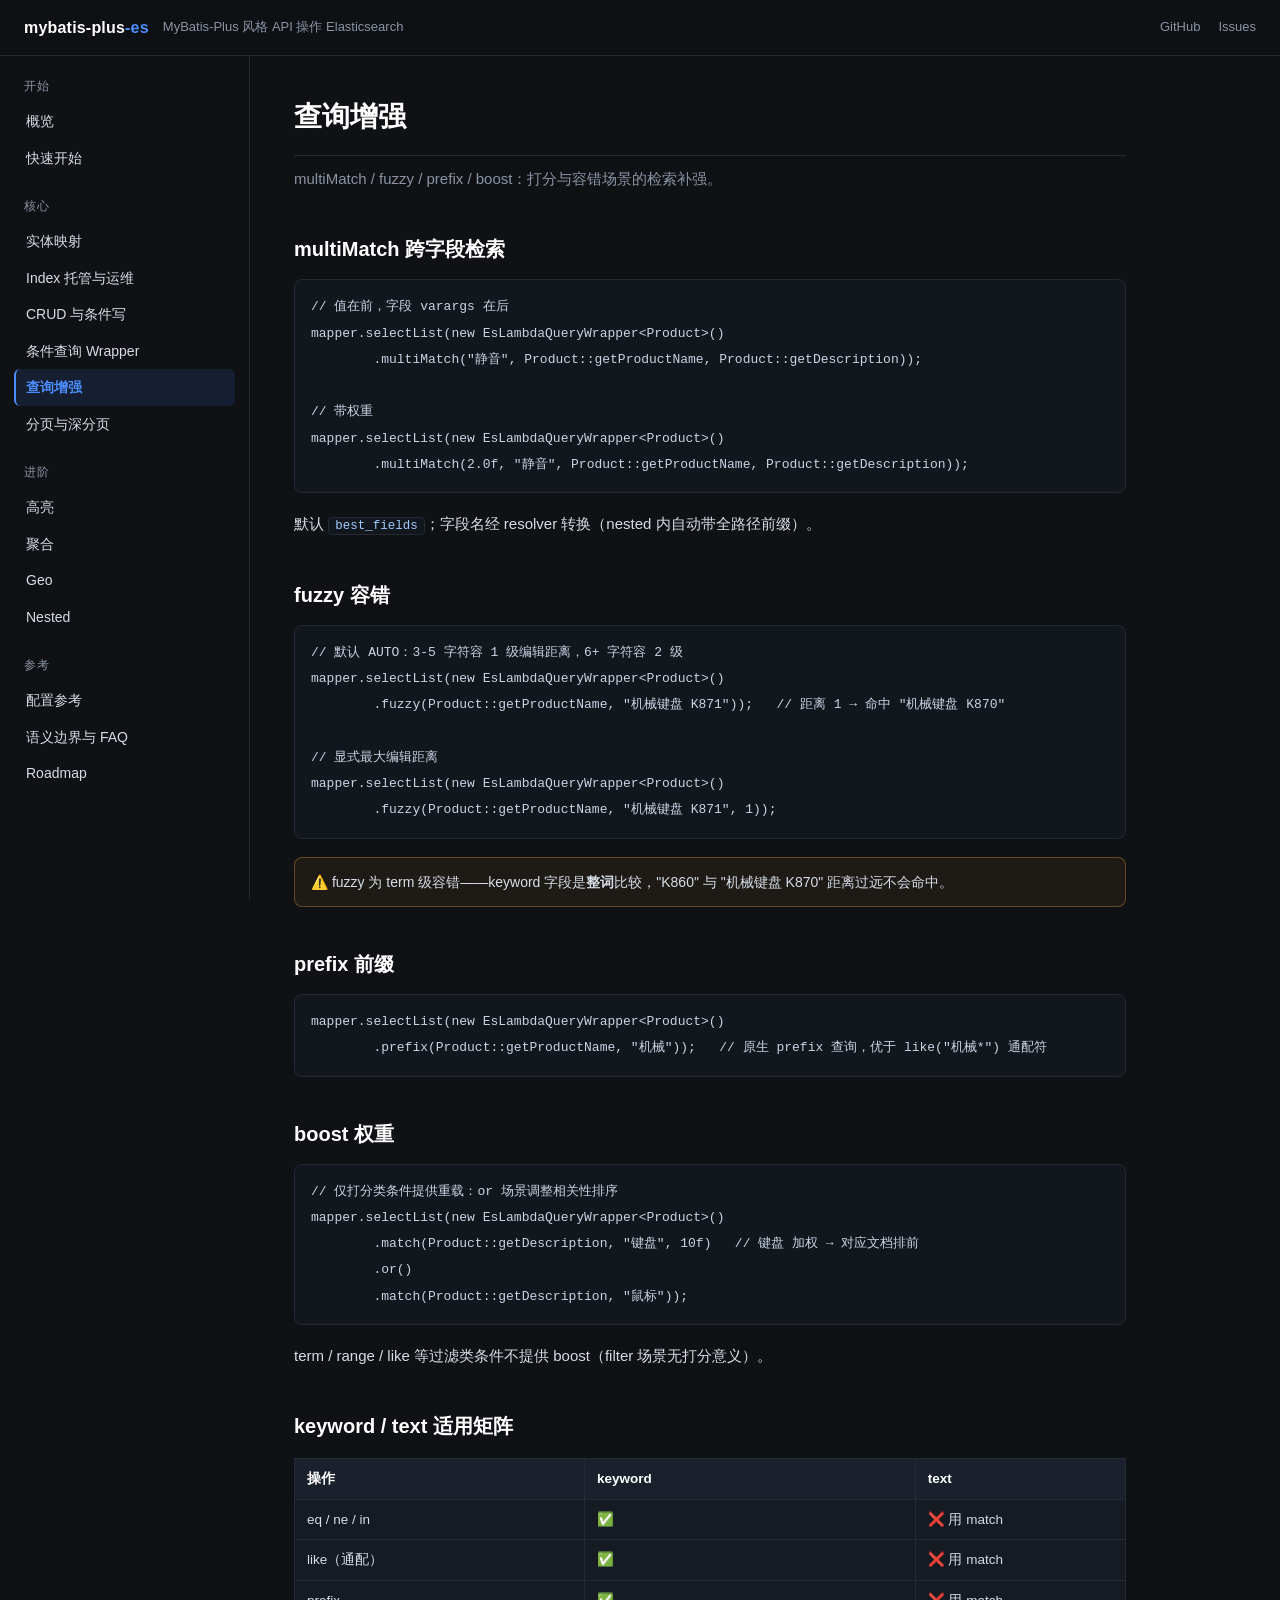
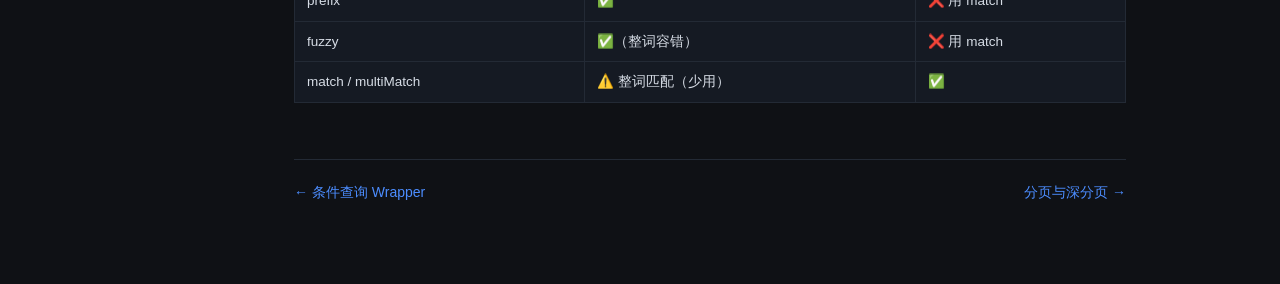
<file: website/search-enhanced.html>
<!DOCTYPE html>
<html lang="zh-CN">
<head>
<meta charset="UTF-8">
<meta name="viewport" content="width=device-width, initial-scale=1.0">
<title>查询增强 · mybatis-plus-es 文档</title>
<link rel="stylesheet" href="assets/guide.css">
</head>
<body>
<header class="topbar">
  <a class="brand" href="index.html">mybatis-plus<span class="es">-es</span></a>
  <span class="tagline">MyBatis-Plus 风格 API 操作 Elasticsearch</span>
  <div class="top-links">
    <a href="https://github.com/kennethfan/mybatis-plus-es" target="_blank">GitHub</a>
    <a href="https://github.com/kennethfan/mybatis-plus-es/issues" target="_blank">Issues</a>
  </div>
</header>
<div class="layout">
  <nav class="sidebar"><div class="nav-group">
<div class="nav-label">开始</div>
<a href="index.html">概览</a>
<a href="quick-start.html">快速开始</a>
</div>
<div class="nav-group">
<div class="nav-label">核心</div>
<a href="entity-mapping.html">实体映射</a>
<a href="index-management.html">Index 托管与运维</a>
<a href="crud.html">CRUD 与条件写</a>
<a href="wrapper.html">条件查询 Wrapper</a>
<a href="search-enhanced.html" class="active">查询增强</a>
<a href="pagination.html">分页与深分页</a>
</div>
<div class="nav-group">
<div class="nav-label">进阶</div>
<a href="highlight.html">高亮</a>
<a href="aggregation.html">聚合</a>
<a href="geo.html">Geo</a>
<a href="nested.html">Nested</a>
</div>
<div class="nav-group">
<div class="nav-label">参考</div>
<a href="configuration.html">配置参考</a>
<a href="faq.html">语义边界与 FAQ</a>
<a href="roadmap.html">Roadmap</a>
</div></nav>
  <main class="content">
<h1>查询增强</h1>
<p class="lead">multiMatch / fuzzy / prefix / boost：打分与容错场景的检索补强。</p>

<h2>multiMatch 跨字段检索</h2>
<pre><code>// 值在前，字段 varargs 在后
mapper.selectList(new EsLambdaQueryWrapper&lt;Product&gt;()
        .multiMatch("静音", Product::getProductName, Product::getDescription));

// 带权重
mapper.selectList(new EsLambdaQueryWrapper&lt;Product&gt;()
        .multiMatch(2.0f, "静音", Product::getProductName, Product::getDescription));</code></pre>
<p>默认 <code>best_fields</code>；字段名经 resolver 转换（nested 内自动带全路径前缀）。</p>

<h2>fuzzy 容错</h2>
<pre><code>// 默认 AUTO：3-5 字符容 1 级编辑距离，6+ 字符容 2 级
mapper.selectList(new EsLambdaQueryWrapper&lt;Product&gt;()
        .fuzzy(Product::getProductName, "机械键盘 K871"));   // 距离 1 → 命中 "机械键盘 K870"

// 显式最大编辑距离
mapper.selectList(new EsLambdaQueryWrapper&lt;Product&gt;()
        .fuzzy(Product::getProductName, "机械键盘 K871", 1));</code></pre>
<div class="warn"><b>⚠️</b> fuzzy 为 term 级容错——keyword 字段是<b>整词</b>比较，"K860" 与 "机械键盘 K870" 距离过远不会命中。</div>

<h2>prefix 前缀</h2>
<pre><code>mapper.selectList(new EsLambdaQueryWrapper&lt;Product&gt;()
        .prefix(Product::getProductName, "机械"));   // 原生 prefix 查询，优于 like("机械*") 通配符</code></pre>
<h2>boost 权重</h2>
<pre><code>// 仅打分类条件提供重载：or 场景调整相关性排序
mapper.selectList(new EsLambdaQueryWrapper&lt;Product&gt;()
        .match(Product::getDescription, "键盘", 10f)   // 键盘 加权 → 对应文档排前
        .or()
        .match(Product::getDescription, "鼠标"));</code></pre>
<p>term / range / like 等过滤类条件不提供 boost（filter 场景无打分意义）。</p>

<h2>keyword / text 适用矩阵</h2>
<table>
  <tr><th>操作</th><th>keyword</th><th>text</th></tr>
  <tr><td>eq / ne / in</td><td>✅</td><td>❌ 用 match</td></tr>
  <tr><td>like（通配）</td><td>✅</td><td>❌ 用 match</td></tr>
  <tr><td>prefix</td><td>✅</td><td>❌ 用 match</td></tr>
  <tr><td>fuzzy</td><td>✅（整词容错）</td><td>❌ 用 match</td></tr>
  <tr><td>match / multiMatch</td><td>⚠️ 整词匹配（少用）</td><td>✅</td></tr>
</table>
<nav class="pager"><a href="wrapper.html">← 条件查询 Wrapper</a>
<a href="pagination.html">分页与深分页 →</a></nav></main>
</div>
</body>
</html>
</file>
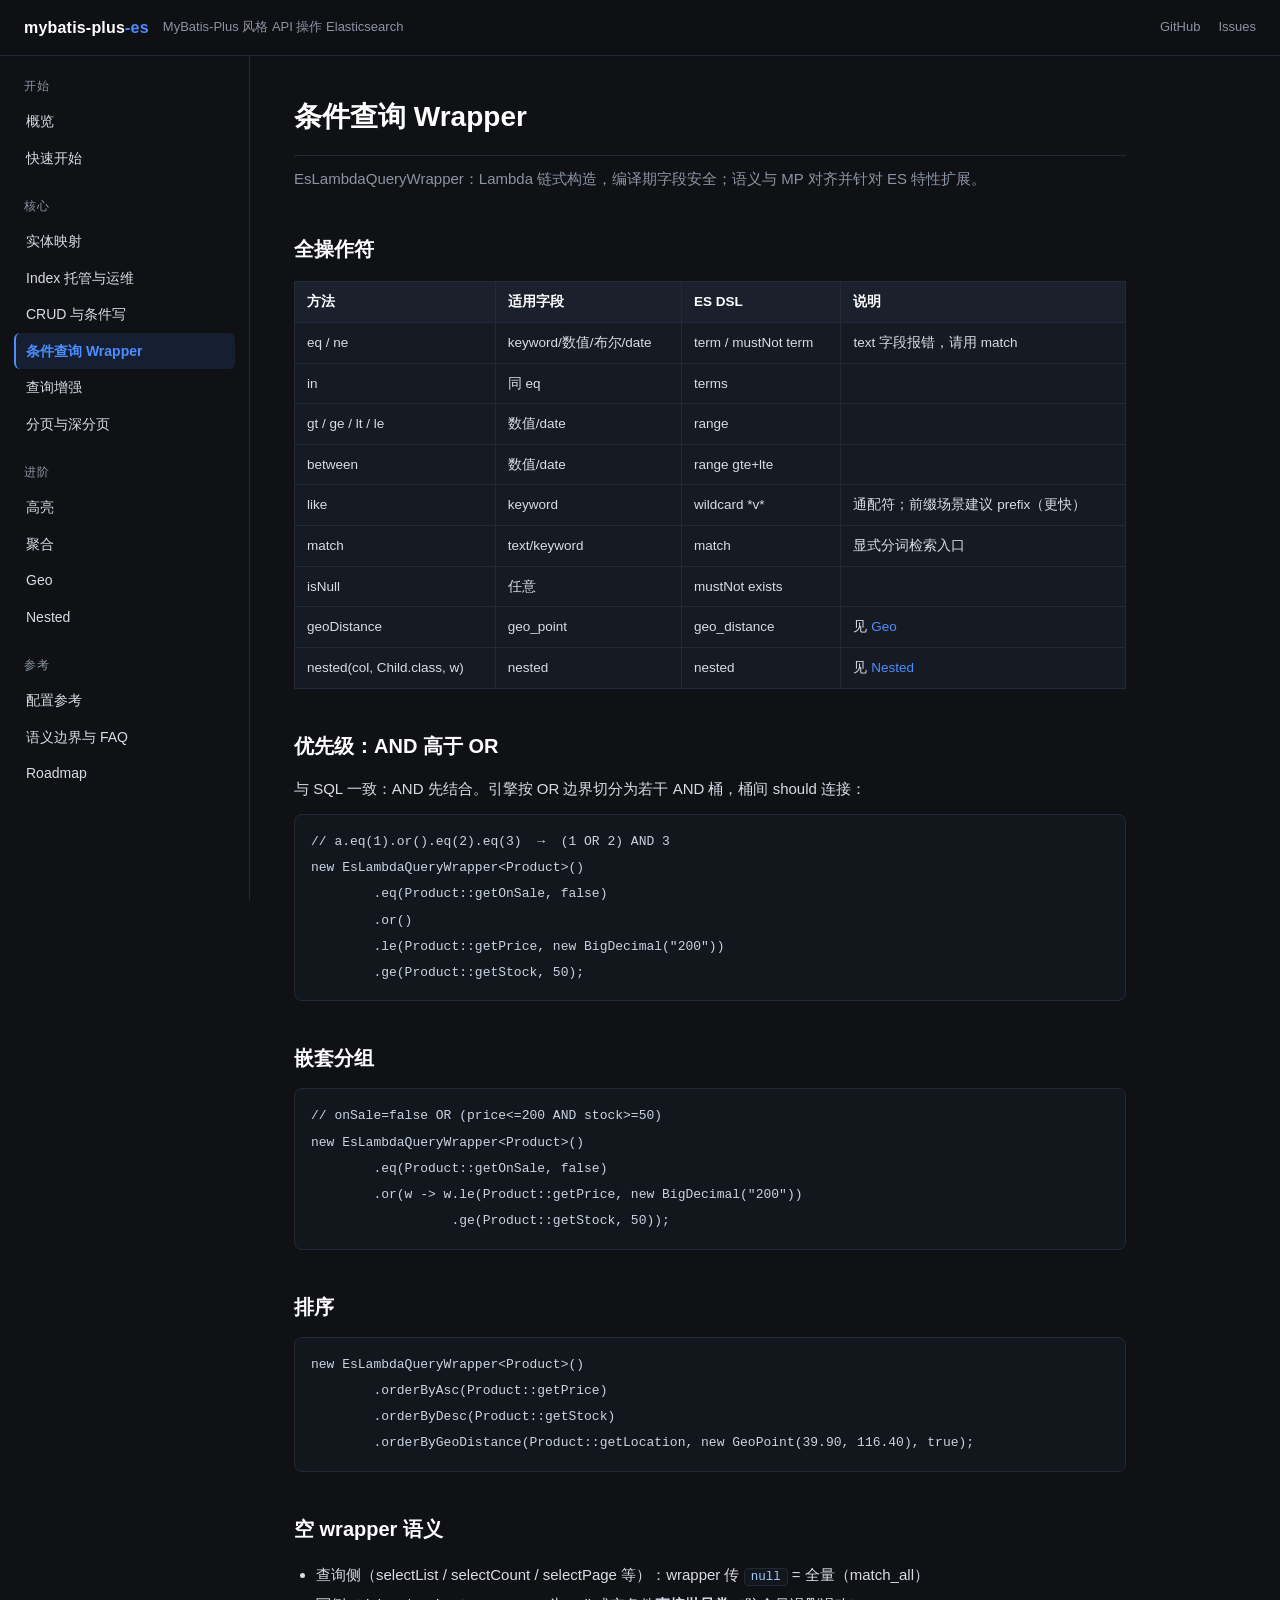
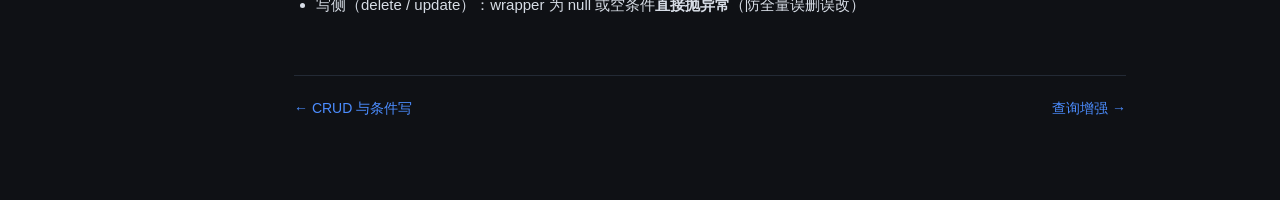
<file: website/wrapper.html>
<!DOCTYPE html>
<html lang="zh-CN">
<head>
<meta charset="UTF-8">
<meta name="viewport" content="width=device-width, initial-scale=1.0">
<title>条件查询 Wrapper · mybatis-plus-es 文档</title>
<link rel="stylesheet" href="assets/guide.css">
</head>
<body>
<header class="topbar">
  <a class="brand" href="index.html">mybatis-plus<span class="es">-es</span></a>
  <span class="tagline">MyBatis-Plus 风格 API 操作 Elasticsearch</span>
  <div class="top-links">
    <a href="https://github.com/kennethfan/mybatis-plus-es" target="_blank">GitHub</a>
    <a href="https://github.com/kennethfan/mybatis-plus-es/issues" target="_blank">Issues</a>
  </div>
</header>
<div class="layout">
  <nav class="sidebar"><div class="nav-group">
<div class="nav-label">开始</div>
<a href="index.html">概览</a>
<a href="quick-start.html">快速开始</a>
</div>
<div class="nav-group">
<div class="nav-label">核心</div>
<a href="entity-mapping.html">实体映射</a>
<a href="index-management.html">Index 托管与运维</a>
<a href="crud.html">CRUD 与条件写</a>
<a href="wrapper.html" class="active">条件查询 Wrapper</a>
<a href="search-enhanced.html">查询增强</a>
<a href="pagination.html">分页与深分页</a>
</div>
<div class="nav-group">
<div class="nav-label">进阶</div>
<a href="highlight.html">高亮</a>
<a href="aggregation.html">聚合</a>
<a href="geo.html">Geo</a>
<a href="nested.html">Nested</a>
</div>
<div class="nav-group">
<div class="nav-label">参考</div>
<a href="configuration.html">配置参考</a>
<a href="faq.html">语义边界与 FAQ</a>
<a href="roadmap.html">Roadmap</a>
</div></nav>
  <main class="content">
<h1>条件查询 Wrapper</h1>
<p class="lead">EsLambdaQueryWrapper：Lambda 链式构造，编译期字段安全；语义与 MP 对齐并针对 ES 特性扩展。</p>

<h2>全操作符</h2>
<table>
  <tr><th>方法</th><th>适用字段</th><th>ES DSL</th><th>说明</th></tr>
  <tr><td>eq / ne</td><td>keyword/数值/布尔/date</td><td>term / mustNot term</td><td>text 字段报错，请用 match</td></tr>
  <tr><td>in</td><td>同 eq</td><td>terms</td><td></td></tr>
  <tr><td>gt / ge / lt / le</td><td>数值/date</td><td>range</td><td></td></tr>
  <tr><td>between</td><td>数值/date</td><td>range gte+lte</td><td></td></tr>
  <tr><td>like</td><td>keyword</td><td>wildcard *v*</td><td>通配符；前缀场景建议 prefix（更快）</td></tr>
  <tr><td>match</td><td>text/keyword</td><td>match</td><td>显式分词检索入口</td></tr>
  <tr><td>isNull</td><td>任意</td><td>mustNot exists</td><td></td></tr>
  <tr><td>geoDistance</td><td>geo_point</td><td>geo_distance</td><td>见 <a href="geo.html">Geo</a></td></tr>
  <tr><td>nested(col, Child.class, w)</td><td>nested</td><td>nested</td><td>见 <a href="nested.html">Nested</a></td></tr>
</table>

<h2>优先级：AND 高于 OR</h2>
<p>与 SQL 一致：AND 先结合。引擎按 OR 边界切分为若干 AND 桶，桶间 should 连接：</p>
<pre><code>// a.eq(1).or().eq(2).eq(3)  →  (1 OR 2) AND 3
new EsLambdaQueryWrapper&lt;Product&gt;()
        .eq(Product::getOnSale, false)
        .or()
        .le(Product::getPrice, new BigDecimal("200"))
        .ge(Product::getStock, 50);</code></pre>
<h2>嵌套分组</h2>
<pre><code>// onSale=false OR (price&lt;=200 AND stock&gt;=50)
new EsLambdaQueryWrapper&lt;Product&gt;()
        .eq(Product::getOnSale, false)
        .or(w -&gt; w.le(Product::getPrice, new BigDecimal("200"))
                  .ge(Product::getStock, 50));</code></pre>
<h2>排序</h2>
<pre><code>new EsLambdaQueryWrapper&lt;Product&gt;()
        .orderByAsc(Product::getPrice)
        .orderByDesc(Product::getStock)
        .orderByGeoDistance(Product::getLocation, new GeoPoint(39.90, 116.40), true);</code></pre>
<h2>空 wrapper 语义</h2>
<ul>
  <li>查询侧（selectList / selectCount / selectPage 等）：wrapper 传 <code>null</code> = 全量（match_all）</li>
  <li>写侧（delete / update）：wrapper 为 null 或空条件<b>直接抛异常</b>（防全量误删误改）</li>
</ul>
<nav class="pager"><a href="crud.html">← CRUD 与条件写</a>
<a href="search-enhanced.html">查询增强 →</a></nav></main>
</div>
</body>
</html>
</file>
<file: website/assets/guide.css>
/* mybatis-plus-es 文档站（GitHub Pages / 本地双兼容，深色主题） */
:root {
  --bg: #0f1115;
  --panel: #151a23;
  --panel-2: #1a212c;
  --border: #232a35;
  --text: #d7dde6;
  --muted: #8b94a3;
  --accent: #4c8dff;
  --accent-soft: rgba(76, 141, 255, 0.12);
  --code-bg: #12161d;
  --code-text: #c9d4e3;
}
* { box-sizing: border-box; }
html, body { margin: 0; padding: 0; }
body {
  background: var(--bg);
  color: var(--text);
  font: 15px/1.75 -apple-system, BlinkMacSystemFont, "PingFang SC", "Hiragino Sans GB", "Microsoft YaHei", sans-serif;
}

/* ---------- 顶栏 ---------- */
.topbar {
  position: sticky; top: 0; z-index: 10;
  display: flex; align-items: center; gap: 14px;
  height: 56px; padding: 0 24px;
  background: rgba(15, 17, 21, 0.92);
  border-bottom: 1px solid var(--border);
  backdrop-filter: blur(8px);
}
.brand {
  color: #fff; font-weight: 700; font-size: 16px;
  text-decoration: none; letter-spacing: 0.2px;
}
.brand .es { color: var(--accent); }
.tagline { color: var(--muted); font-size: 13px; }
.top-links { margin-left: auto; display: flex; gap: 18px; }
.top-links a { color: var(--muted); text-decoration: none; font-size: 13px; }
.top-links a:hover { color: var(--text); }

/* ---------- 布局 ---------- */
.layout { display: flex; min-height: calc(100vh - 56px); }
.sidebar {
  width: 250px; flex-shrink: 0;
  padding: 20px 14px 40px;
  border-right: 1px solid var(--border);
  position: sticky; top: 56px;
  height: calc(100vh - 56px); overflow-y: auto;
}
.content {
  flex: 1; min-width: 0;
  padding: 36px 44px 80px;
  max-width: 920px;
}

/* ---------- 侧边栏 ---------- */
.nav-group { margin-bottom: 20px; }
.nav-label {
  font-size: 12px; color: var(--muted);
  text-transform: uppercase; letter-spacing: 1px;
  padding: 0 10px; margin-bottom: 6px;
}
.nav-group a {
  display: block; padding: 6px 10px;
  color: var(--text); text-decoration: none;
  font-size: 14px; border-radius: 6px;
  border-left: 2px solid transparent;
}
.nav-group a:hover { background: var(--panel-2); }
.nav-group a.active {
  background: var(--accent-soft);
  color: var(--accent);
  border-left-color: var(--accent);
  font-weight: 600;
}

/* ---------- 内容 ---------- */
.content h1 {
  font-size: 28px; color: #fff; font-weight: 700;
  margin: 0 0 8px; padding-bottom: 14px;
  border-bottom: 1px solid var(--border);
}
.content h2 {
  font-size: 20px; color: #fff; font-weight: 600;
  margin: 40px 0 12px;
}
.content h3 { font-size: 16px; color: var(--text); margin: 28px 0 8px; }
.content p { margin: 10px 0; }
.lead { color: var(--muted); font-size: 15px; margin-bottom: 24px; }
.content a { color: var(--accent); text-decoration: none; }
.content a:hover { text-decoration: underline; }
.content ul { padding-left: 22px; }
.content li { margin: 4px 0; }

/* 代码块 */
pre {
  background: var(--code-bg);
  border: 1px solid var(--border);
  border-radius: 8px;
  padding: 14px 16px;
  overflow-x: auto;
  margin: 12px 0 18px;
}
code {
  font-family: "SF Mono", Menlo, Consolas, "JetBrains Mono", monospace;
  font-size: 13px; color: var(--code-text);
}
p code, li code, td code, h2 code, h3 code {
  background: var(--code-bg);
  border: 1px solid var(--border);
  border-radius: 4px; padding: 1px 6px;
  font-size: 12.5px; color: #9ecbff;
}

/* 表格 */
table {
  width: 100%; border-collapse: collapse;
  margin: 14px 0 20px; font-size: 13.5px;
}
th, td {
  border: 1px solid var(--border);
  padding: 8px 12px; text-align: left; vertical-align: top;
}
th { background: var(--panel-2); color: #fff; font-weight: 600; }
td { background: var(--panel); }
td code { white-space: nowrap; }

/* 提示框 */
.tip, .warn {
  border-radius: 8px; padding: 12px 16px;
  margin: 14px 0 20px; font-size: 14px;
  border: 1px solid;
}
.tip { border-color: rgba(63, 185, 80, 0.35); background: rgba(63, 185, 80, 0.07); }
.tip b:first-child { color: var(--ok); }
.warn { border-color: rgba(230, 162, 60, 0.35); background: rgba(230, 162, 60, 0.07); }
.warn b:first-child { color: var(--warn); }

/* 特性网格（概览页） */
.grid {
  display: grid; grid-template-columns: repeat(2, 1fr);
  gap: 14px; margin: 20px 0;
}
.grid .card {
  background: var(--panel);
  border: 1px solid var(--border);
  border-radius: 10px; padding: 16px 18px;
}
.grid .card b { color: #fff; display: block; margin-bottom: 4px; }
.grid .card span { color: var(--muted); font-size: 13.5px; }

/* 上下页导航 */
.pager {
  display: flex; justify-content: space-between;
  margin-top: 56px; padding-top: 20px;
  border-top: 1px solid var(--border);
}
.pager a { color: var(--accent); text-decoration: none; font-size: 14px; }
.pager a:hover { text-decoration: underline; }

@media (max-width: 860px) {
  .layout { flex-direction: column; }
  .sidebar {
    position: static; width: 100%; height: auto;
    border-right: none; border-bottom: 1px solid var(--border);
  }
  .content { padding: 24px 20px 60px; }
  .grid { grid-template-columns: 1fr; }
}
</file>
